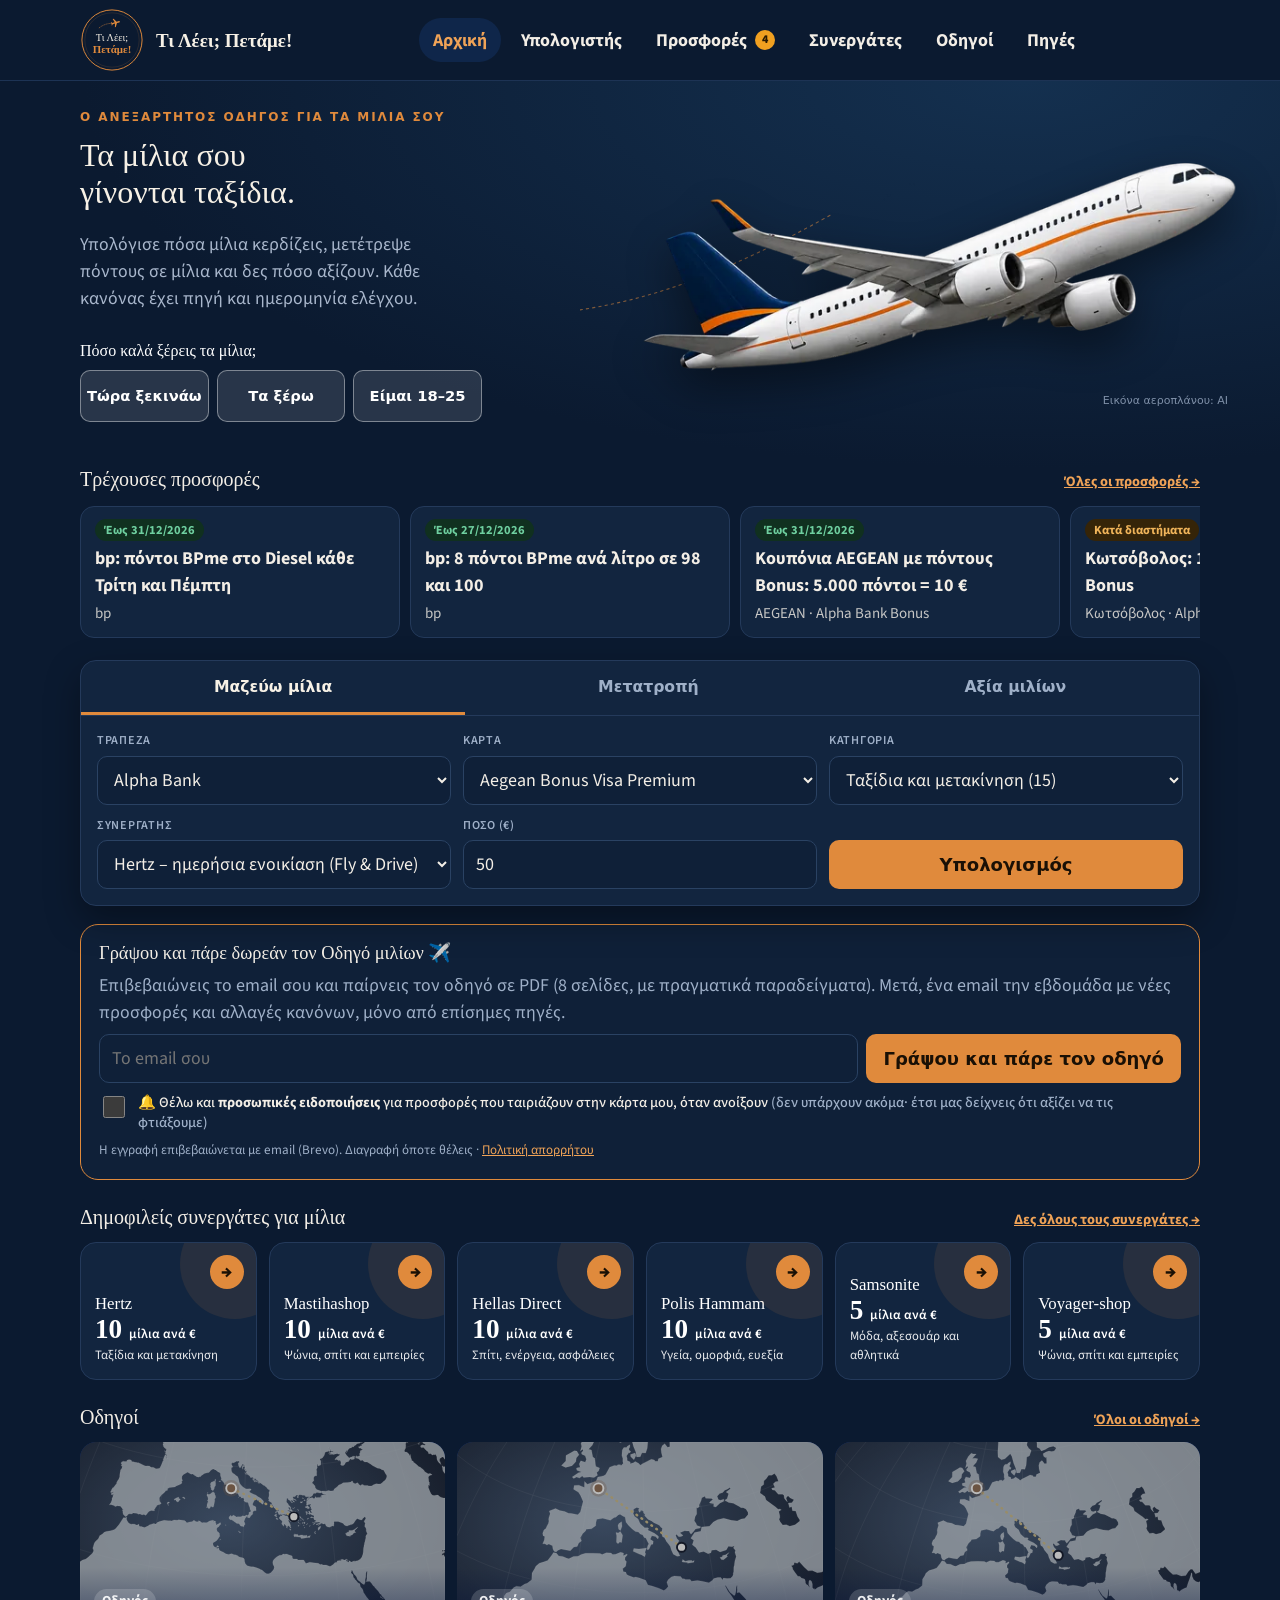
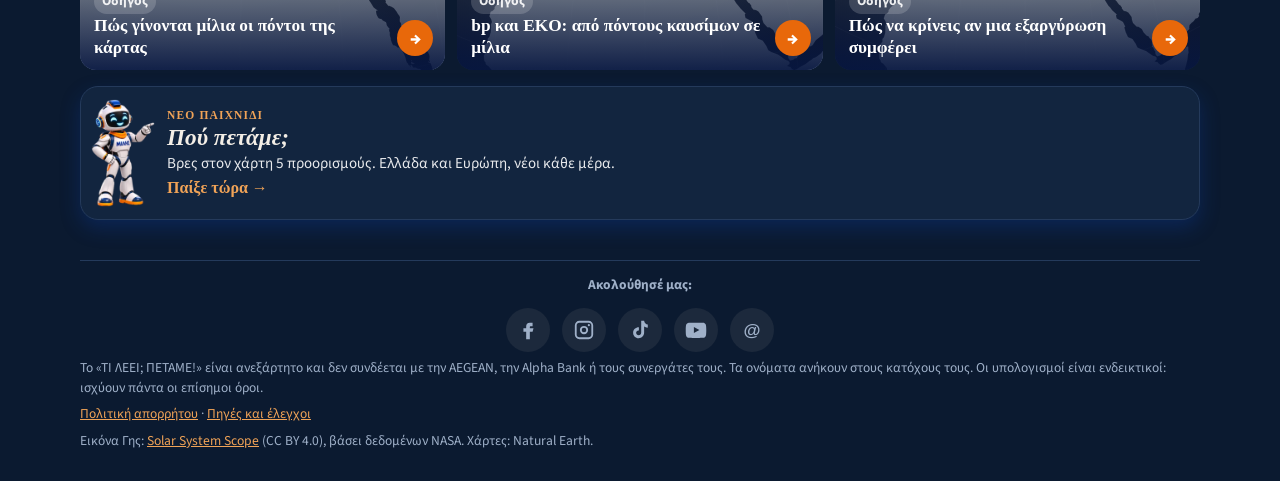
<file: index.html>
<!doctype html>
<html lang="el">
<head>
<meta charset="utf-8">
<meta name="viewport" content="width=device-width, initial-scale=1, viewport-fit=cover">
<title>ΤΙ ΛΕΕΙ; ΠΕΤΑΜΕ!</title>
<meta name="google-site-verification" content="5gxTDL5ir4yDe3fv2zCV3IsEPByURV4Nf2wMx88WCKU" />
<link rel="icon" href="favicon.ico" sizes="48x48">
<link rel="icon" type="image/png" sizes="48x48" href="assets/icons/favicon-48.png">
<link rel="icon" type="image/png" sizes="32x32" href="assets/icons/favicon-32.png">
<link rel="icon" type="image/png" sizes="16x16" href="assets/icons/favicon-16.png">
<link rel="apple-touch-icon" sizes="180x180" href="assets/icons/apple-touch-icon.png">
<link rel="manifest" href="manifest.webmanifest">
<meta name="theme-color" content="#0b1a30">
<meta name="apple-mobile-web-app-title" content="Τι Λέει; Πετάμε!">
<link rel="preload" href="assets/fonts/source-sans-3.woff" as="font" type="font/woff" crossorigin>
<link rel="stylesheet" href="css/styles.css?v=bcc7e996">
<link rel="stylesheet" href="css/neo.css?v=neo9">
<meta name="description" content="Υπολόγισε πόσα μίλια AEGEAN Miles+Bonus κερδίζεις από αγορές, κάρτες Alpha Bonus και καύσιμα, μετέτρεψε πόντους σε μίλια και δες αν συμφέρει μια εξαργύρωση. Κανόνες με επίσημη πηγή.">
<meta property="og:title" content="ΤΙ ΛΕΕΙ; ΠΕΤΑΜΕ! – Τα μίλια σου γίνονται ταξίδια">
<meta property="og:description" content="Υπολόγισε πόσα μίλια AEGEAN Miles+Bonus κερδίζεις από αγορές, κάρτες Alpha Bonus και καύσιμα, μετέτρεψε πόντους σε μίλια και δες αν συμφέρει μια εξαργύρωση. Κανόνες με επίσημη πηγή.">
<meta property="og:type" content="website">
<meta property="og:url" content="https://tileei.gr/">
<meta property="og:image" content="https://tileei.gr/assets/og-image.png?v=neo1">
<meta property="og:locale" content="el_GR">
<link rel="canonical" href="https://tileei.gr/">
</head>
<body>
<header class="top">
  <div class="top-in">
    <button type="button" class="backbtn" id="backbtn" hidden aria-label="Πίσω"><svg width="22" height="22" viewBox="0 0 24 24" aria-hidden="true"><path d="M15 5l-7 7 7 7" stroke="currentColor" stroke-width="2.6" stroke-linecap="round" stroke-linejoin="round" fill="none"/></svg><span>Πίσω</span></button>
    <a class="brand" href="#home" aria-label="ΤΙ ΛΕΕΙ; ΠΕΤΑΜΕ! – αρχική">
      <img src="assets/logo-neo.svg" width="64" height="64" alt="Τι Λέει; Πετάμε!">
    </a>
    <button type="button" class="burger" id="burger" aria-expanded="false" aria-controls="mainnav" aria-label="Μενού">
      <svg width="26" height="26" viewBox="0 0 24 24" aria-hidden="true"><path class="b1" d="M4 7h16" /><path class="b2" d="M4 12h16"/><path class="b3" d="M4 17h16"/></svg>
    </button>
    <nav class="mainnav" id="mainnav" aria-label="Κύριο μενού"></nav>
  </div>
</header>

<nav class="tabs" id="tabs" aria-label="Εργαλεία" hidden></nav>

<main>

  <!-- ΑΡΧΙΚΗ -->
  <section id="home" class="panel" data-title="Αρχική">
    <div class="hero-band">
      <div class="hero-in">
        <div class="hero-txt">
          <p class="hero-eyebrow">Ο ανεξάρτητος οδηγός για τα μίλια σου</p>
          <h1 class="hero-h">Τα μίλια σου γίνονται ταξίδια.</h1>
          <p class="sub">Υπολόγισε πόσα μίλια κερδίζεις, μετέτρεψε πόντους σε μίλια και δες πόσο αξίζουν. Κάθε κανόνας έχει πηγή και ημερομηνία ελέγχου.</p>
          <!-- «Πόσο καλά ξέρεις τα μίλια;»: το περιεχόμενο το φτιάχνει το app.js -->
          <div class="lvl" id="lvl"></div>
        </div>
        <div class="stage" aria-hidden="true">
          <div class="globe-wrap">
            <canvas class="globe" id="globe"></canvas>
            <span class="gpin" id="gpin"></span>
          </div>
          <img class="hplane" src="assets/plane.svg" alt="">
          <p class="slogan">Περισσότερα ταξίδια για όλους!</p>
        </div>
      </div>
      <figure class="aplane" aria-hidden="true">
        <svg class="aplane-trail" viewBox="0 0 600 200" preserveAspectRatio="none"><path d="M0 190 C180 170 360 120 600 20" fill="none" stroke="#e08a3c" stroke-width="2" stroke-dasharray="6 9" stroke-linecap="round" opacity=".55"/></svg>
        <img src="assets/plane-ai-640.webp" srcset="assets/plane-ai-640.webp 640w, assets/plane-ai-1100.webp 1100w" sizes="(min-width: 860px) 46vw, 54vw" width="640" height="300" alt="" loading="eager" decoding="async">
        <figcaption>Εικόνα αεροπλάνου: AI</figcaption>
      </figure>
      <div class="miles-hero">
        <p class="miles-say">Γεια! Είμαι ο <b>Μίλης</b>!</p>
        <img src="assets/miles/miles-wave.webp" width="311" height="614" alt="Ο Μίλης, το ρομπότ-μασκότ του «Τι Λέει; Πετάμε!», χαιρετά" loading="eager" decoding="async">
      </div>
    </div>

    <h2 class="sec sec-top">Τρέχουσες προσφορές <a class="more-link" href="#offers">Όλες οι προσφορές →</a></h2>
    <div class="hoffers" id="h_offers"></div>

    <div class="qcard">
      <div class="qtabs" role="tablist" aria-label="Γρήγορος υπολογισμός">
        <button type="button" role="tab" id="qt_buy" aria-selected="true" aria-controls="q_buy">Μαζεύω μίλια</button>
        <button type="button" role="tab" id="qt_conv" aria-selected="false" aria-controls="q_conv">Μετατροπή</button>
        <button type="button" role="tab" id="qt_val" aria-selected="false" aria-controls="q_val">Αξία μιλίων</button>
      </div>
      <form class="qform" id="q_buy" role="tabpanel" aria-labelledby="qt_buy">
        <div class="field"><label for="q_bank">Τράπεζα</label><select autocomplete="off" id="q_bank"></select></div>
        <div class="field"><label for="q_card">Κάρτα</label><select autocomplete="off" id="q_card"></select></div>
        <div class="field"><label for="q_pcat">Κατηγορία</label><select autocomplete="off" id="q_pcat"></select></div>
        <div class="field"><label for="q_partner">Συνεργάτης</label><select autocomplete="off" id="q_partner"></select></div>
        <div class="field" id="q_nights_box" hidden><label for="q_nights">Νύχτες</label><input autocomplete="off" id="q_nights" type="number" inputmode="numeric" min="1" step="1" value="3"></div>
        <div class="field"><label for="q_amount" id="q_amount_lbl">Ποσό (€)</label><input autocomplete="off" id="q_amount" type="number" inputmode="decimal" min="0" step="0.01" value="50"></div>
        <button type="submit" class="primary">Υπολογισμός</button>
      </form>
      <form class="qform" id="q_conv" role="tabpanel" aria-labelledby="qt_conv" hidden>
        <div class="field"><label for="q_rule">Πρόγραμμα προέλευσης</label><select autocomplete="off" id="q_rule"></select></div>
        <div class="field"><label for="q_points">Διαθέσιμοι πόντοι</label><input autocomplete="off" id="q_points" type="number" inputmode="numeric" min="0" step="1" value="7500"></div>
        <button type="submit" class="primary">Υπολογισμός</button>
      </form>
      <form class="qform" id="q_val" role="tabpanel" aria-labelledby="qt_val" hidden>
        <div class="field"><label for="q_price">Τιμή με χρήματα (€)</label><input autocomplete="off" id="q_price" type="number" inputmode="decimal" min="0" step="0.01"></div>
        <div class="field"><label for="q_miles">Απαιτούμενα μίλια</label><input autocomplete="off" id="q_miles" type="number" inputmode="numeric" min="0" step="1"></div>
        <div class="field"><label for="q_taxes">Φόροι και τέλη (€)</label><input autocomplete="off" id="q_taxes" type="number" inputmode="decimal" min="0" step="0.01" value="0"></div>
        <button type="submit" class="primary">Υπολογισμός</button>
      </form>
    </div>

    <!-- Εγγραφή newsletter (+ προαιρετικά ειδοποιήσεις): το περιεχόμενο το φτιάχνει το app.js -->
    <div class="signup" data-ctx="home" id="su_home"></div>



    <h2 class="sec">Δημοφιλείς συνεργάτες για μίλια <a class="more-link" href="#partners">Δες όλους τους συνεργάτες →</a></h2>
    <div class="tiles" id="h_partners"></div>

    <h2 class="sec">Οδηγοί <a class="more-link" href="#guides">Όλοι οι οδηγοί →</a></h2>
    <div class="dests gcards" id="h_news"></div>

    <a class="gamecard" href="paixnidi/">
      <img src="assets/miles/miles-point.webp" width="308" height="524" alt="" loading="lazy" decoding="async">
      <span class="gc-txt"><small>Νέο παιχνίδι</small><b>Πού πετάμε;</b><span>Βρες στον χάρτη 5 προορισμούς. Ελλάδα και Ευρώπη, νέοι κάθε μέρα.</span><span class="gc-go">Παίξε τώρα →</span></span>
    </a>
  </section>

  <!-- ΟΔΗΓΟΙ -->
  <section id="guides" class="panel" data-title="Οδηγοί">
    <h1>Οδηγοί</h1>
    <p class="lede">Σύντομες εξηγήσεις βασισμένες στους κανόνες του καταλόγου, με πηγή και ημερομηνία ελέγχου.</p>
    <div id="gd_out" class="list"></div>
  </section>

  <!-- ΠΡΩΤΗ ΦΟΡΑ: οδηγός για αρχάριους (στοιχεία από τις επίσημες σελίδες AEGEAN/Alpha, έλεγχος 24/10/2026) -->
  <section id="start" class="panel" data-title="Πρώτη φορά εδώ;">
    <h1>Πρώτη φορά εδώ;</h1>
    <div class="miles-row">
      <p class="lede miles-bubble">Σου αρέσουν τα ταξίδια αλλά δεν ξέρεις τι είναι τα μίλια; <b>Πέντε μικρά βήματα και είσαι έτοιμος.</b> Θα σε βοηθήσουμε βήμα βήμα.</p>
    </div>
    <ol class="st-list">
      <li class="st-step"><span class="st-n" aria-hidden="true">1</span><div><h2>Τι είναι τα μίλια;</h2><p>Είναι πόντοι που μαζεύεις και μετά τους ανταλλάσσεις με <b>εισιτήρια</b>, αναβάθμιση θέσης ή υπηρεσίες. Το πρόγραμμα της AEGEAN λέγεται <b>Miles+Bonus</b>.</p><p>Υπάρχουν δύο είδη: τα <b>μίλια εξαργύρωσης</b>, που ξοδεύεις, και <b>δεν λήγουν</b>, και τα μίλια βαθμίδας, που μετράνε μόνο για το «επίπεδο» σου (Blue, Silver, Gold) και ισχύουν 12 μήνες. Εδώ μας ενδιαφέρουν τα πρώτα.</p><p class="st-src">Πηγή: <span data-src="ae-miles,ae-terms"></span></p></div></li>
      <li class="st-step"><span class="st-n" aria-hidden="true">2</span><div><h2>Γράψου, είναι δωρεάν</h2><p>Η εγγραφή στο Miles+Bonus είναι <b>δωρεάν</b> και η AEGEAN δίνει <b>1.000 μίλια καλωσορίσματος</b>. Γίνεται στο site της AEGEAN, σε λίγα λεπτά.</p><p><a class="btn" href="https://en.aegeanair.com/milesandbonus/member/enroll/" target="_blank" rel="noopener">Εγγραφή στο Miles+Bonus →</a></p><p class="st-src">Πηγή: <span data-src="ae-overview,ae-enroll"></span></p></div></li>
      <li class="st-step"><span class="st-n" aria-hidden="true">3</span><div><h2>Πώς μαζεύεις μίλια</h2><ul class="plain"><li>✈️ <b>Πτήσεις</b> με AEGEAN, Olympic Air και αεροπορικές της Star Alliance.</li><li>🏨 <b>Συνεργάτες</b>: ξενοδοχεία, ενοικίαση αυτοκινήτου (π.χ. Hertz), κρατήσεις (π.χ. Booking.com), αγορές.</li><li>💳 <b>Κάρτα τράπεζας</b>: οι κάρτες Aegean της Alpha Bank (και της Τράπεζας Κύπρου, στην Κύπρο) δίνουν μίλια από τις καθημερινές αγορές.</li></ul><p class="st-src">Πηγή: <span data-src="ae-miles,ae-overview"></span></p></div></li>
      <li class="st-step"><span class="st-n" aria-hidden="true">4</span><div><h2>Τι είναι οι πόντοι Bonus</h2><p>Οι πόντοι <b>Bonus</b> είναι το πρόγραμμα της <b>Alpha Bank</b>: παίρνεις πόντους όταν πληρώνεις με κάρτα της. Με τις κάρτες <b>Aegean Bonus Visa</b> οι πόντοι αυτοί <b>γίνονται μίλια</b>: στην πιστωτική 4 πόντοι = 4 μίλια, στην Premium 4 πόντοι = 5 μίλια.</p><p>Στους «μεγάλους» συνεργάτες της Alpha (π.χ. AB, Vodafone, Κωτσόβολος) παίρνεις 4 πόντους ανά €, αλλού λιγότερους.</p><p class="st-src">Πηγή: <span data-src="alpha-credit,alpha-premium,alpha-major"></span></p></div></li>
      <li class="st-step"><span class="st-n" aria-hidden="true">5</span><div><h2>Τι κάνεις με τα μίλια</h2><p>Τα ανταλλάσσεις με <b>εισιτήρια</b> AEGEAN, Olympic Air ή Star Alliance, με αναβάθμιση σε Business, με υπηρεσίες (αποσκευή, θέση) ή με προϊόντα συνεργατών. Με <b>Miles+Cash</b> μπορείς να πληρώσεις μέρος με μίλια, από 1.000 μίλια και πάνω.</p><p>Στα εισιτήρια με μίλια συνήθως πληρώνεις χωριστά φόρους και τέλη, γι’ αυτό αξίζει να ελέγχεις αν συμφέρει.</p><p class="st-src">Πηγή: <span data-src="ae-spend"></span></p></div></li>
    </ol>
    <h2 class="sec">Πώς σε βοηθά το «Τι Λέει; Πετάμε!»</h2>
    <div class="st-go">
      <a class="st-card" href="#calc"><b>Πόσα μίλια μαζεύω;</b><span>Βάλε μια αγορά και δες πόσα μίλια και πόντους παίρνεις.</span></a>
      <a class="st-card" href="#offers"><b>Τρέχουσες προσφορές</b><span>Διπλά μίλια, έξτρα πόντοι, νέες κάρτες, με ημερομηνία λήξης.</span></a>
      <a class="st-card" href="#value"><b>Πόσο αξίζουν τα μίλιά μου;</b><span>Συμφέρει να πληρώσεις με μίλια ή με χρήματα;</span></a>
      <a class="st-card" href="#youth"><b>Είσαι 18–25;</b><span>Με το genAIRation: −15% στις πτήσεις και δωρεάν βαλίτσα.</span></a>
      <a class="st-card" href="#goal"><b>Ο στόχος μου</b><span>Σε πόσο καιρό φτάνω τα μίλια για το ταξίδι που θέλω.</span></a>
    </div>
    <p class="hint">Τα στοιχεία είναι από τις επίσημες σελίδες της AEGEAN και της Alpha Bank (έλεγχος 24/10/2026). Ισχύουν πάντα οι επίσημοι όροι.</p>
  </section>

  <!-- ΝΕΟΙ 18–25: AEGEAN genAIRation (επίσημες σελίδες, έλεγχος 24/10/2026) -->
  <section id="youth" class="panel" data-title="Νέοι 18–25">
    <h1>Είσαι 18–25; Ταξίδεψε πιο φθηνά</h1>
    <p class="lede">Η AEGEAN έχει ειδικό πρόγραμμα για νέους, το <b>genAIRation</b>, που ισχύει μαζί με τα μίλια του Miles+Bonus.</p>
    <ol class="st-list">
      <li class="st-step"><span class="st-n" aria-hidden="true">1</span><div><h2>Τι κερδίζεις</h2><ul class="plain">
        <li>✈️ <b>15% έκπτωση σε όλες τις πτήσεις AEGEAN και Olympic Air</b>, όταν κλείνεις από τον λογαριασμό σου στο genAIRation. Ισχύει <b>επιπλέον</b> από κάθε άλλη προσφορά που τρέχει.</li>
        <li>👥 <b>Παρέα έως 9 άτομα με 15%:</b> κλείνεις για όλους από τη σελίδα του genAIRation και ταξιδεύετε όλοι με έκπτωση.</li>
        <li>🧳 <b>2 κουπόνια για δωρεάν αποσκευή</b> (23 kg) κάθε χρόνο.</li>
        <li>🐾 <b>1 κουπόνι 50%</b> τον χρόνο για να ταξιδέψει μαζί σου το κατοικίδιό σου. Τα κουπόνια <b>ανανεώνονται αυτόματα</b> κάθε χρόνο.</li>
        <li>📶 <b>Δωρεάν Wi-Fi</b> σε κάθε πτήση, με σύνδεση στον λογαριασμό σου.</li>
        <li>⭐ <b>Αγαπημένος προορισμός:</b> δηλώνεις έναν και, μετά την <b>3η πτήση</b> από ή προς αυτόν, παίρνεις <b>50% περισσότερα μίλια</b>.</li>
        <li>🎁 <b>Κάλεσε φίλους:</b> έως 10 φίλους, με <b>20 € έκπτωση</b> σε ένα ταξίδι σου για κάθε φίλο που γίνεται μέλος.</li>
      </ul><p class="st-src">Πηγή: <span data-src="ae-genair-15,ae-genair-coupons,ae-genair-wifi,ae-genair-fav,ae-genair-benefits,ae-genairation"></span></p></div></li>
      <li class="st-step"><span class="st-n" aria-hidden="true">2</span><div><h2>Πώς γράφεσαι</h2><p>Πρέπει να είσαι <b>18 έως 25 ετών</b>. Κάνεις εγγραφή στη σελίδα του genAIRation και ανεβάζεις την ταυτότητά σου για επιβεβαίωση. Μετά ενεργοποιούνται τα οφέλη.</p>
        <p><a class="btn" href="https://el.aegeanair.com/genairation/" target="_blank" rel="noopener">Άνοιξε το genAIRation →</a></p>
        <p class="st-src">Πηγή: <span data-src="ae-genairation"></span></p></div></li>
      <li class="st-step"><span class="st-n" aria-hidden="true">3</span><div><h2>Και τα μίλια;</h2><p>Συνεχίζεις να μαζεύεις και να εξαργυρώνεις <b>μίλια Miles+Bonus</b> κανονικά, οπότε όλα τα εργαλεία του site ισχύουν και για σένα. Αν είσαι καινούργιος, δες πρώτα το <a href="#start">«Πρώτη φορά εδώ;»</a>.</p>
        <p class="st-src">Πηγή: <span data-src="ae-genair-benefits"></span></p></div></li>
    </ol>
    <p class="hint">Στοιχεία από τις επίσημες σελίδες του genAIRation (έλεγχος 24/10/2026). Δες τους όρους πριν κλείσεις· ισχύουν πάντα οι επίσημοι όροι.</p>
    <div class="st-go">
      <a class="st-card" href="#calc"><b>Πόσα μίλια μαζεύω;</b><span>Βάλε μια αγορά και δες πόσα μίλια παίρνεις.</span></a>
      <a class="st-card" href="#offers"><b>Τρέχουσες προσφορές</b><span>Διπλά μίλια, έξτρα πόντοι, με ημερομηνία λήξης.</span></a>
    </div>
  </section>

  <!-- ΑΡΧΙΚΗ: υπολογιστής μιλίων ανά αγορά -->
  <section id="calc" class="panel" data-title="Μαζεύω μίλια">
    <h1>Πόσα μίλια κερδίζω;</h1>
    <p class="lede">Διάλεξε τράπεζα και κάρτα, μετά κατηγορία και συνεργάτη, και βάλε το ποσό. Τα μίλια Miles+Bonus, οι πόντοι Alpha Bonus και οι πόντοι προγραμμάτων όπως το BPme εμφανίζονται χωριστά.</p>
    <div class="newbie" data-newbie hidden><b>Νέος στα μίλια;</b> Εδώ βλέπεις πόσα μίλια παίρνεις από μια αγορά. Τα <b>μίλια Miles+Bonus</b> τα δίνει ο συνεργάτης της AEGEAN. Οι <b>πόντοι Bonus</b> τα δίνει η κάρτα της Alpha Bank και, με κάρτα Aegean Bonus Visa, γίνονται κι αυτοί μίλια. <a href="#start">Ο οδηγός σε 2 λεπτά →</a></div>
    <div class="form">
      <div class="field"><label for="c_bank">Τράπεζα</label><select autocomplete="off" id="c_bank"></select></div>
      <div class="field"><label for="c_card">Κάρτα</label><select autocomplete="off" id="c_card"></select></div>
      <div class="field"><label for="c_pcat">Κατηγορία</label><select autocomplete="off" id="c_pcat"></select></div>
      <div class="field"><label for="c_partner">Συνεργάτης</label><select autocomplete="off" id="c_partner"></select></div>
      <div class="field" id="c_nights_box" hidden><label for="c_nights">Πόσες νύχτες μένεις;</label><input autocomplete="off" id="c_nights" type="number" inputmode="numeric" min="1" step="1" value="3">
        <p class="hint" id="c_nights_hint" style="margin-top:2px"></p></div>
      <div class="field"><label for="c_amount" id="c_amount_lbl">Ποσό αγοράς (€)</label><input autocomplete="off" id="c_amount" type="number" inputmode="decimal" min="0" step="0.01" value="50"></div>
      <div id="c_fuel" class="fuelbox" hidden>
        <div class="field"><label for="c_fkind">Τι αγοράζεις;</label>
          <select autocomplete="off" id="c_fkind"><option value="fuel">Καύσιμο</option><option value="shop">Προϊόντα από το κατάστημα του πρατηρίου</option></select></div>
        <div id="c_fuelonly" class="fuelonly">
          <div class="field"><label for="c_grade">Καύσιμο</label>
            <select autocomplete="off" id="c_grade"></select></div>
          <div class="field"><label for="c_ppl">Τιμή λίτρου (€)</label><input autocomplete="off" id="c_ppl" type="number" inputmode="decimal" min="0" step="0.001">
            <p class="hint" id="c_ppl_hint" style="margin-top:2px"></p></div>
          <div class="field"><label for="c_litres" id="c_litres_lbl">Λίτρα</label><input autocomplete="off" id="c_litres" type="number" inputmode="decimal" min="0" step="0.01" value="25"></div>
          <label class="check offer-check" id="c_promo_box"><input autocomplete="off" id="c_promo" type="checkbox"> <span id="c_promo_lbl"></span></label>
        </div>
      </div>
      <div id="c_koffer"></div>
      <details class="more" id="c_odet"><summary>Έχεις άλλη προσφορά; (προαιρετικό)</summary>
        <div class="field"><label for="c_otype">Τι δίνει η προσφορά;</label><select autocomplete="off" id="c_otype">
          <option value="">Καμία προσφορά</option>
          <option value="ppe">Πόντους Alpha Bonus ανά 1 € (π.χ. «1€ = 100 πόντοι»)</option>
          <option value="mult">Πολλαπλάσια μίλια Miles+Bonus από τον συνεργάτη (π.χ. «διπλά μίλια» = 2)</option>
        </select></div>
        <div class="field" id="c_oval_box" hidden><label for="c_oval" id="c_oval_lbl">Τιμή</label><input autocomplete="off" id="c_oval" type="number" inputmode="decimal" min="1" step="1"></div>
        <p class="hint">Βάλ’ τη μόνο αν οι όροι της προσφοράς καλύπτουν αυτή την αγορά. Το αποτέλεσμα δείχνεται χωριστά και δεν μπαίνει στο επιβεβαιωμένο σύνολο.</p>
      </details>
    </div>
    <div id="c_out" aria-live="polite"></div>
    <div class="signup" data-ctx="calc" id="su_calc" hidden></div>
    <p class="hint">Οι αριθμοί προέρχονται από τους κανόνες της ενότητας «Συνεργάτες». Ό,τι είναι «προς έλεγχο» δεν μπαίνει στο σύνολο.</p>
  </section>

  <!-- ΜΕΤΑΤΡΟΠΗ -->
  <section id="convert" class="panel" data-title="Μετατροπή">
    <h1>Μετατροπή πόντων σε μίλια</h1>
    <p class="lede">Πόντοι κάρτας ή προγράμματος καυσίμων που γίνονται μίλια Miles+Bonus. Κάθε κανόνας έχει δική του αναλογία, πακέτα και όρια.</p>
    <div class="newbie" data-newbie hidden><b>Νέος στα μίλια;</b> Οι πόντοι της κάρτας ή των καυσίμων <b>δεν είναι ακόμα μίλια</b>. Εδώ βλέπεις πόσα μίλια γίνονται όταν τους μετατρέψεις. <a href="#start">Ο οδηγός σε 2 λεπτά →</a></div>
    <div class="form">
      <div class="field"><label for="v_rule">Πρόγραμμα προέλευσης</label><select autocomplete="off" id="v_rule"></select></div>
      <div class="field"><label for="v_points">Διαθέσιμοι πόντοι</label><input autocomplete="off" id="v_points" type="number" inputmode="numeric" min="0" step="1" value="7500"></div>
      <details class="more"><summary>Bonus μετατροπής (προαιρετικό)</summary>
        <div class="field"><label for="v_bonus">Bonus %</label><input autocomplete="off" id="v_bonus" type="number" inputmode="decimal" min="0" step="1" placeholder="0"></div>
        <div class="field"><label for="v_bonusend">Λήξη bonus</label><input autocomplete="off" id="v_bonusend" type="date"></div>
        <p class="hint">Βάλε bonus μόνο αν υπάρχει ενεργή προσφορά με επίσημη πηγή. Δες την καρτέλα Προσφορές.</p>
      </details>
    </div>
    <div id="v_out" aria-live="polite"></div>
    <div class="signup" data-ctx="convert" id="su_convert" hidden></div>
  </section>

  <!-- ΑΞΙΑ -->
  <section id="value" class="panel" data-title="Αξία μιλίων">
    <h1>Πόσο αξίζουν τα μίλια μου;</h1>
    <p class="lede">Δες αν συμφέρει να πληρώσεις ένα εισιτήριο με μίλια ή με χρήματα.</p>
    <div class="newbie" data-newbie hidden><b>Νέος στα μίλια;</b> Όταν κλείνεις εισιτήριο με μίλια, δεν πληρώνεις το εισιτήριο αλλά πληρώνεις <b>φόρους</b>. Εδώ βλέπεις αν σε συμφέρει ή αν είναι καλύτερα να πληρώσεις με χρήματα. <a href="#start">Ο οδηγός σε 2 λεπτά →</a></div>
    <div class="steps-ae">
      <p><b>1.</b> Στην AEGEAN, ψάξε την πτήση σου με «Εξαργύρωση μιλίων». Θα δεις <b>μίλια</b> και <b>φόρους</b>.</p>
      <p><b>2.</b> Ψάξε την ίδια πτήση και με χρήματα. Θα δεις την <b>τιμή</b>.</p>
      <p><b>3.</b> Γράψε τα τρία νούμερα εδώ.</p>
      <a class="btn" href="https://el.aegeanair.com/" target="_blank" rel="noopener">Άνοιξε την AEGEAN →</a>
    </div>
    <div class="form">
      <div class="field"><label for="a_miles">Μίλια που ζητάει (σύνολο διαδρομής)</label><input autocomplete="off" id="a_miles" type="number" inputmode="numeric" min="0" step="1" placeholder="π.χ. 50000"></div>
      <div class="field"><label for="a_taxes">Φόροι για το εισιτήριο με μίλια (€)</label><input autocomplete="off" id="a_taxes" type="number" inputmode="decimal" min="0" step="0.01" placeholder="π.χ. 126,83"></div>
      <div class="field"><label for="a_price">Τιμή του ίδιου εισιτηρίου με χρήματα (€)</label><input autocomplete="off" id="a_price" type="number" inputmode="decimal" min="0" step="0.01" placeholder="π.χ. 320"></div>
      <div class="field"><label for="a_trav">Ταξιδιώτες</label><input autocomplete="off" id="a_trav" type="number" inputmode="numeric" min="1" step="1" value="1"></div>
      <input autocomplete="off" id="a_fees" type="hidden" value="0">
      <button type="button" class="ghost" id="a_demo">Δες υποθετικό παράδειγμα (180€ / 12.000 μίλια / 45€)</button>
    </div>
    <div id="a_out" aria-live="polite"></div>
    <div class="signup" data-ctx="value" id="su_value" hidden></div>
    <div class="savebox" id="a_savebox" hidden>
      <div class="field"><label for="a_name">Δώσε ένα όνομα σε αυτό το ταξίδι</label><input autocomplete="off" id="a_name" maxlength="60" placeholder="π.χ. Ρώμη, Μάρτιος"></div>
      <div class="field"><label for="a_dates">Ημερομηνίες ταξιδιού (προαιρετικό)</label><input autocomplete="off" id="a_dates" maxlength="40" placeholder="π.χ. 12–16 Μαρτίου 2027"></div>
      <div class="field"><label for="a_airline">Εταιρεία και πρόγραμμα (προαιρετικό)</label><input autocomplete="off" id="a_airline" maxlength="40" placeholder="π.χ. AEGEAN · Miles+Bonus"></div>
      <div class="field"><label for="a_link">Σύνδεσμος κράτησης (προαιρετικό)</label><input autocomplete="off" id="a_link" type="url" inputmode="url" maxlength="300" placeholder="https://…"></div>
      <button type="button" class="primary" id="a_save">➕ Κράτα το για σύγκριση</button>
    </div>
    <p class="hint" id="a_cmplink"><a href="#compare">Σύγκριση ταξιδιών →</a></p>
    <p class="hint">Η αξία των μιλίων δεν είναι σταθερή. Αλλάζει με τον προορισμό, την ημερομηνία και τους φόρους. Τα νούμερα τα βάζεις εσύ από την AEGEAN· εμείς κάνουμε μόνο τον λογαριασμό.</p>
  </section>

  <!-- ΣΥΓΚΡΙΣΗ -->


  <!-- ΣΤΟΧΟΣ -->
  <section id="compare" class="panel" data-title="Σύγκριση">
    <h1>Σύγκριση ταξιδιών</h1>
    <p class="lede">Τα ταξίδια που κράτησες από την «Αξία μιλίων», δίπλα-δίπλα. Σειρά: από την καλύτερη αξία ή από τα λιγότερα € από την τσέπη σου.</p>
    <div id="a_cmp" aria-live="polite"></div>
    <p class="hint">Τα νούμερα τα βάζεις εσύ από την AEGEAN ή άλλη εταιρεία. Δεν είναι επιβεβαιωμένες προσφορές ούτε διαθεσιμότητα. Αποθηκεύονται μόνο σε αυτή τη συσκευή.</p>
  </section>

  <section id="goal" class="panel" data-title="Στόχος">
    <h1>Ταξιδιωτικός στόχος</h1>
    <p class="lede">Πες μας τι θες και πόσα ξοδεύεις, και σου λέμε σε πόσο καιρό φτάνεις εκεί και πώς να φτάσεις πιο γρήγορα.</p>
    <div class="newbie" data-newbie hidden><b>Νέος στα μίλια;</b> Πόσα μίλια χρειάζεσαι το βλέπεις στην AEGEAN, ψάχνοντας την πτήση με «Εξαργύρωση μιλίων». Γράψ’ τα εδώ και δες σε πόσο καιρό τα μαζεύεις. <a href="#start">Ο οδηγός σε 2 λεπτά →</a></div>
    <div class="form">
      <div class="field"><label for="g_name">Ο στόχος σου</label><input autocomplete="off" id="g_name" placeholder="π.χ. Νέα Υόρκη"></div>
      <div class="two">
        <div class="field"><label for="g_have">Μίλια που έχεις</label><input autocomplete="off" id="g_have" type="number" inputmode="numeric" min="0" step="1" placeholder="π.χ. 12000"></div>
        <div class="field"><label for="g_need">Μίλια που χρειάζεσαι</label><input autocomplete="off" id="g_need" type="number" inputmode="numeric" min="0" step="1" placeholder="από την AEGEAN"></div>
      </div>
      <div class="field"><label for="g_card">Η κάρτα σου</label><select autocomplete="off" id="g_card"></select></div>
      <div class="two">
        <div class="field"><label for="g_spend">Αγορές με την κάρτα τον μήνα (€, χωρίς καύσιμα)</label><input autocomplete="off" id="g_spend" type="number" inputmode="decimal" min="0" step="10" placeholder="π.χ. 800"></div>
        <div class="field"><label for="g_big">Από αυτές, σε «μεγάλους» συνεργάτες (€)</label><input autocomplete="off" id="g_big" type="number" inputmode="decimal" min="0" step="10" placeholder="π.χ. 200"></div>
      </div>
      <p class="hint" style="margin-top:-4px">«Μεγάλοι» συνεργάτες Alpha Bonus (4 πόντοι/€): AEGEAN, AB, Vodafone, Κωτσόβολος, attica, Hondos Center, Hertz, BOX, Φυσικό Αέριο, Generali.</p>
      <div class="two">
        <div class="field"><label for="g_fuel">Καύσιμα τον μήνα (€)</label><input autocomplete="off" id="g_fuel" type="number" inputmode="decimal" min="0" step="10" placeholder="π.χ. 150"></div>
        <div class="field"><label for="g_fbrand">Πού βάζεις;</label><select autocomplete="off" id="g_fbrand"><option value="bp">bp</option><option value="eko">EKO</option><option value="">Αλλού</option></select></div>
      </div>
      <input autocomplete="off" id="g_tax" type="hidden">
    </div>
    <div id="g_out" aria-live="polite"></div>
    <div class="signup" data-ctx="goal" id="su_goal" hidden></div>
  </section>

  <!-- ΠΡΟΣΦΟΡΕΣ -->
  <section id="offers" class="panel" data-title="Προσφορές">
    <h1>Προσφορές μιλίων</h1>
    <p class="lede">Η λήξη υπολογίζεται αυτόματα με βάση την ημερομηνία της συσκευής σου. Οι ληγμένες φεύγουν από τις ενεργές και μένουν στο ιστορικό.</p>
    <div id="o_out"></div>
    <details class="more addoffer"><summary>Πρόσθεσε δική σου προσφορά</summary>
      <form class="form" id="o_form" autocomplete="off">
        <div class="field"><label for="o_title">Τίτλος</label><input autocomplete="off" id="o_title" required></div>
        <div class="field"><label for="o_partner">Συνεργάτης</label><input autocomplete="off" id="o_partner"></div>
        <div class="field"><label for="o_bonus">Bonus μιλίων ή έκπτωση εξαργύρωσης</label><input autocomplete="off" id="o_bonus" placeholder="π.χ. +25% μίλια"></div>
        <div class="two">
          <div class="field"><label for="o_start">Έναρξη</label><input autocomplete="off" id="o_start" type="date"></div>
          <div class="field"><label for="o_end">Λήξη</label><input autocomplete="off" id="o_end" type="date"></div>
        </div>
        <div class="field"><label for="o_src">Επίσημη πηγή (σύνδεσμος)</label><input autocomplete="off" id="o_src" type="url" inputmode="url" placeholder="https://…"></div>
        <button type="submit" class="primary">Αποθήκευση</button>
        <p class="hint">Χωρίς σύνδεσμο πηγής η προσφορά εμφανίζεται ως «προς επιβεβαίωση». Η εφαρμογή δεν ελέγχει μόνη της τους επίσημους ιστότοπους.</p>
      </form>
    </details>
  </section>

  <!-- ΣΥΝΕΡΓΑΤΕΣ -->
  <section id="partners" class="panel" data-title="Συνεργάτες">
    <h1>Κατάλογος συνεργατών</h1>
    <p class="lede">Όλοι οι συνεργάτες της επίσημης λίστας Miles+Bonus, με το πόσα μίλια δίνουν, πώς εξαργυρώνεις και πόσους πόντους Alpha Bonus παίρνεις. Κάθε κανόνας έχει πηγή και ημερομηνία ελέγχου.</p>
    <h2 class="sec">Αεροπορικές εταιρείες: μαζεύεις και εξαργυρώνεις μίλια</h2>
    <div class="airlines-wrap">
      <button type="button" class="arw" id="al_prev" aria-label="Προηγούμενες">‹</button>
      <div class="airlines" id="h_airlines" tabindex="0" aria-label="Αεροπορικές της επίσημης λίστας συνεργατών"></div>
      <button type="button" class="arw" id="al_next" aria-label="Επόμενες">›</button>
    </div>
    <p class="hint" id="h_airlines_note"></p>
    <div class="ptiles" id="p_cats" role="group" aria-label="Κατηγορίες συνεργατών"></div>
    <div class="pfilters">
      <div class="field"><label for="p_q">Αναζήτηση</label><input autocomplete="off" id="p_q" type="search" placeholder="π.χ. Hertz, Ρόδος, καφές"></div>
      <div class="field"><label for="p_sort">Ταξινόμηση</label><select autocomplete="off" id="p_sort"><option value="miles">Περισσότερα μίλια πρώτα</option><option value="name">Αλφαβητικά</option></select></div>
    </div>
    <div class="segs" id="p_type" role="group" aria-label="Τι δίνει ο συνεργάτης"></div>
    <div class="segs areas" id="p_area" role="group" aria-label="Περιοχή ξενοδοχείου" hidden></div>
    <label class="check pcheck"><input autocomplete="off" id="p_only" type="checkbox"> Μόνο επιβεβαιωμένοι κανόνες</label>
    <div id="p_out"></div>
  </section>

  <!-- ΚΑΤΑΣΤΑΣΗ -->
  <section id="status" class="panel" data-title="Πηγές και έλεγχοι">
    <h1>Πηγές και έλεγχοι</h1>
    <p class="lede">Από πού βγαίνουν τα νούμερα του site και πότε τα ελέγξαμε τελευταία φορά.</p>
    <div id="s_out"></div>
  </section>
  <!-- ΕΠΙΒΕΒΑΙΩΣΗ ΕΓΓΡΑΦΗΣ: εδώ στέλνει το Brevo μετά το κλικ στο email επιβεβαίωσης (Redirect URL: https://tileei.gr/#welcome) -->
  <section id="welcome" class="panel" data-title="Καλώς ήρθες">
    <div class="welcome">
      <img src="assets/logo-neo.svg" width="160" height="160" alt="Τι Λέει; Πετάμε!" class="welcome-logo">
      <h1>Η εγγραφή σου επιβεβαιώθηκε ✈️</h1>
      <p class="lede">Ευχαριστούμε! Από εδώ και πέρα θα σου στέλνουμε νέες προσφορές μιλίων και αλλαγές κανόνων, μόνο όταν έχουν επίσημη πηγή. Αν ήσουν ήδη γραμμένος, η εγγραφή σου συνεχίζει κανονικά.</p>
      <p class="hint">Αν γράφτηκες τώρα, ο <b>Οδηγός μιλίων</b> (PDF) θα σε περιμένει στο email σου. Δες και τα ανεπιθύμητα.</p>
      <p class="hint">Για να μην πηγαίνουν τα email μας στα ανεπιθύμητα, πρόσθεσε το news@tileei.gr στις επαφές σου.</p>
      <div class="welcome-go">
        <a class="primary btnlink" href="#calc">Υπολόγισε πόσα μίλια μαζεύεις</a>
        <a class="ghost btnlink" href="#offers">Δες τις τρέχουσες προσφορές</a>
      </div>
    </div>
  </section>

  <!-- ΕΠΙΒΕΒΑΙΩΣΗ «ΘΕΛΩ ΕΙΔΟΠΟΙΗΣΕΙΣ» (Redirect URL: https://tileei.gr/#welcome-alerts) -->
  <section id="welcome-alerts" class="panel" data-title="Καλώς ήρθες">
    <div class="welcome">
      <img src="assets/logo-neo.svg" width="160" height="160" alt="Τι Λέει; Πετάμε!" class="welcome-logo">
      <h1>Είσαι στη λίστα για τις ειδοποιήσεις 🔔</h1>
      <p class="lede">Ευχαριστούμε! Οι προσωπικές ειδοποιήσεις δεν υπάρχουν ακόμα. Η εγγραφή σου μας δείχνει ότι αξίζει να τις φτιάξουμε, και θα σου στείλουμε email μόλις ανοίξουν. Αν ήσουν ήδη γραμμένος, η εγγραφή σου συνεχίζει κανονικά.</p>
      <p class="hint">Για να μην πηγαίνουν τα email μας στα ανεπιθύμητα, πρόσθεσε το news@tileei.gr στις επαφές σου.</p>
      <div class="welcome-go">
        <a class="primary btnlink" href="#offers">Δες τις τρέχουσες προσφορές</a>
        <a class="ghost btnlink" href="#calc">Υπολόγισε πόσα μίλια μαζεύεις</a>
      </div>
    </div>
  </section>

  <!-- ΑΠΟΡΡΗΤΟ -->
  <section id="privacy" class="panel" data-title="Απόρρητο">
    <h1>Πολιτική απορρήτου</h1>
    <p class="lede">Σε απλά ελληνικά: τι στοιχεία σου μαζεύουμε, γιατί, πού πηγαίνουν και πώς τα σβήνεις. Ισχύει από 24/10/2026.</p>
    <div class="list">
      <article class="article"><h2>Ποιοι είμαστε</h2>
        <p>Το «ΤΙ ΛΕΕΙ; ΠΕΤΑΜΕ!» (tileei.gr) είναι ανεξάρτητο site για τα αεροπορικά μίλια. Υπεύθυνος για τα στοιχεία σου είναι ο Νικόλαος Μαθιουδάκης. Για οτιδήποτε αφορά τα στοιχεία σου γράψε μας στο <a href="mailto:tileei.news@gmail.com">tileei.news@gmail.com</a>.</p></article>
      <article class="article"><h2>Οι υπολογιστές: τίποτα δεν φεύγει από το κινητό σου</h2>
        <p>Ό,τι γράφεις στους υπολογιστές (ποσά, κάρτα, μίλια, στόχος, ταξίδια για σύγκριση, δικές σου προσφορές) μένει <b>μόνο στη συσκευή σου</b>, στη μνήμη του browser. Δεν στέλνεται σε εμάς ούτε σε κανέναν άλλον. Το σβήνεις όποτε θες, καθαρίζοντας τα δεδομένα του site από τις ρυθμίσεις του browser.</p></article>
      <article class="article"><h2>Newsletter και «Θέλω ειδοποιήσεις»</h2>
        <p>Αν γραφτείς, κρατάμε <b>το email σου</b> και ό,τι άλλο συμπληρώσεις στη φόρμα. Είναι δύο ξεχωριστές λίστες: το newsletter (ένα email την εβδομάδα) και το «Θέλω ειδοποιήσεις» (για να δούμε αν αξίζει να φτιάξουμε προσωπικές ειδοποιήσεις και να σε ενημερώσουμε αν γίνουν).</p>
        <p><b>Γιατί επιτρέπεται:</b> επειδή μας δίνεις τη συγκατάθεσή σου. Η εγγραφή ολοκληρώνεται μόνο αφού την επιβεβαιώσεις από το email σου (double opt-in).</p>
        <p><b>Πού αποθηκεύεται:</b> στην υπηρεσία email <b>Brevo</b> (εταιρεία με έδρα τη Γαλλία, στην ΕΕ), που στέλνει τα email για λογαριασμό μας. Το Brevo μπορεί να καταγράφει αν άνοιξες ένα email ή πάτησες κάποιον σύνδεσμο, για στατιστικά αποστολής.</p>
        <p><b>Για πόσο:</b> μέχρι να διαγραφείς. Κάθε email έχει σύνδεσμο «διαγραφή». Μπορείς και να μας γράψεις.</p>
        <p>Δεν πουλάμε και δεν δίνουμε το email σου σε κανέναν, ούτε σε αεροπορικές ή τράπεζες.</p></article>
      <article class="article"><h2>Cookies και στατιστικά</h2>
        <p>Δεν βάζουμε cookies διαφημίσεων ούτε εργαλεία που σε παρακολουθούν από site σε site. Για να λειτουργήσει η σελίδα:</p>
        <ul class="plain"><li>Το site φιλοξενείται στο <b>GitHub Pages</b>, που, όπως κάθε server, καταγράφει τεχνικά στοιχεία επίσκεψης (π.χ. διεύθυνση IP) για ασφάλεια.</li>
        <li>Οι γραμματοσειρές φορτώνονται από το ίδιο το site, όχι από τη Google ή άλλον τρίτο.</li>
        <li>Οι φόρμες εγγραφής ανοίγουν στη σελίδα του Brevo, με τους δικούς του όρους.</li>
        <li>Μετράμε ανώνυμα τις επισκέψεις με το <b>GoatCounter</b> (<a href="https://www.goatcounter.com/help/privacy" target="_blank" rel="noopener noreferrer">πολιτική του</a>): ποια σελίδα ανοίχτηκε, από ποιο site ήρθες, τύπο συσκευής και χώρα. Δεν χρησιμοποιεί cookies και δεν αποθηκεύει τη διεύθυνση IP σου.</li>
        <li>Χρησιμοποιούμε επίσης την <b>Umami</b> (<a href="https://umami.is/blog/gdpr-compliant-website-analytics" target="_blank" rel="noopener noreferrer">πληροφορίες της</a>) για τον ίδιο σκοπό. Σύμφωνα με την Umami, δεν χρησιμοποιεί cookies και δεν συλλέγει προσωπικά στοιχεία.</li></ul></article>
      <article class="article"><h2>Τα δικαιώματά σου</h2>
        <p>Μπορείς να ζητήσεις να δεις, να διορθώσεις ή να σβήσεις τα στοιχεία σου και να ανακαλέσεις τη συγκατάθεσή σου όποτε θες, γράφοντάς μας στο <a href="mailto:tileei.news@gmail.com">tileei.news@gmail.com</a>. Αν θεωρείς ότι δεν τα χειριστήκαμε σωστά, μπορείς να απευθυνθείς στην <a href="https://www.dpa.gr/" target="_blank" rel="noopener noreferrer">Αρχή Προστασίας Δεδομένων Προσωπικού Χαρακτήρα</a>.</p></article>
      <article class="article"><h2>Αλλαγές</h2>
        <p>Αν αλλάξει κάτι σε αυτή τη σελίδα, θα αλλάξει και η ημερομηνία στην αρχή. Αν η αλλαγή είναι σημαντική, θα το πούμε και στο newsletter.</p></article>
    </div>
  </section>
</main>

<iframe name="sib_nl" title="" hidden></iframe><iframe name="sib_al" title="" hidden></iframe>
<footer class="foot">
  <p class="social"><span class="social-l">Ακολούθησέ μας:</span> <a href="https://www.facebook.com/1403254156207399" target="_blank" rel="noopener noreferrer" aria-label="Facebook" title="Facebook"><svg viewBox="0 0 24 24" width="22" height="22" aria-hidden="true" fill="currentColor"><path d="M14 8h3V4h-3c-2.8 0-4 1.8-4 4.3V10H7v4h3v8h4v-8h3l1-4h-4V8.6c0-.4.3-.6.6-.6z"/></svg></a><a href="https://www.instagram.com/tileei.petame" target="_blank" rel="noopener noreferrer" aria-label="Instagram" title="Instagram"><svg viewBox="0 0 24 24" width="22" height="22" aria-hidden="true" fill="currentColor"><path d="M7 2h10a5 5 0 0 1 5 5v10a5 5 0 0 1-5 5H7a5 5 0 0 1-5-5V7a5 5 0 0 1 5-5zm0 2a3 3 0 0 0-3 3v10a3 3 0 0 0 3 3h10a3 3 0 0 0 3-3V7a3 3 0 0 0-3-3zm5 3.5a4.5 4.5 0 1 1 0 9 4.5 4.5 0 0 1 0-9zm0 2a2.5 2.5 0 1 0 0 5 2.5 2.5 0 0 0 0-5zM17.3 5.5a1.2 1.2 0 1 1 0 2.4 1.2 1.2 0 0 1 0-2.4z"/></svg></a><a href="https://www.tiktok.com/@tileei.petame" target="_blank" rel="noopener noreferrer" aria-label="TikTok" title="TikTok"><svg viewBox="0 0 24 24" width="22" height="22" aria-hidden="true" fill="currentColor"><path d="M16.5 2c.3 2.3 1.7 3.9 4 4.1v3.3c-1.5.1-2.8-.4-4-1.2v6.6c0 3.6-2.6 6.2-6 6.2S4.5 18.4 4.5 15s2.9-6 6.3-5.9v3.4c-1.6-.3-3 .8-3 2.5 0 1.5 1.2 2.7 2.7 2.7 1.6 0 2.8-1.1 2.8-3V2z"/></svg></a><a href="https://www.youtube.com/@tileei-petame" target="_blank" rel="noopener noreferrer" aria-label="YouTube" title="YouTube"><svg viewBox="0 0 24 24" width="22" height="22" aria-hidden="true" fill="currentColor"><path d="M23 7.5s-.2-1.7-1-2.4c-.9-1-2-1-2.5-1C16.3 4 12 4 12 4s-4.3 0-7.5.1c-.5.1-1.6.1-2.5 1-.8.7-1 2.4-1 2.4S.8 9.4.8 11.4v1.8c0 1.9.2 3.9.2 3.9s.2 1.7 1 2.4c.9 1 2.2.9 2.7 1 2 .2 7.3.2 7.3.2s4.3 0 7.5-.2c.5-.1 1.6-.1 2.5-1 .8-.7 1-2.4 1-2.4s.2-2 .2-3.9v-1.8c0-2-.2-3.9-.2-3.9zM9.7 15.3V8.6l6 3.4z"/></svg></a><a href="https://www.threads.com/@tileei.petame" target="_blank" rel="noopener noreferrer" aria-label="Threads" title="Threads"><svg viewBox="0 0 24 24" width="22" height="22" aria-hidden="true"><text x="12" y="18.5" text-anchor="middle" font-family="Arial,Helvetica,sans-serif" font-weight="700" font-size="19" fill="currentColor">@</text></svg></a></p>
  <p>Το «ΤΙ ΛΕΕΙ; ΠΕΤΑΜΕ!» είναι ανεξάρτητο και δεν συνδέεται με την AEGEAN, την Alpha Bank ή τους συνεργάτες τους. Τα ονόματα ανήκουν στους κατόχους τους. Οι υπολογισμοί είναι ενδεικτικοί: ισχύουν πάντα οι επίσημοι όροι.</p>
  <p><a href="#privacy">Πολιτική απορρήτου</a> · <a href="#status">Πηγές και έλεγχοι</a></p>
  <p>Εικόνα Γης: <a href="https://www.solarsystemscope.com/textures/" target="_blank" rel="noopener noreferrer">Solar System Scope</a> (CC BY 4.0), βάσει δεδομένων NASA. Χάρτες: Natural Earth.</p>
</footer>

<script src="js/data.js"></script>
<script src="js/world.js?v=e0926296"></script>
<script src="js/globe.js?v=d2dc1403"></script>
<script src="js/calc.js?v=631b88f9"></script>
<script src="js/app.js?v=guide1"></script>
<script>
// Ανώνυμα στατιστικά (GoatCounter, χωρίς cookies). Μετρά και τις αλλαγές καρτέλας.
window.goatcounter = { no_onload: true };
(function(){
  function hit(){ if (window.goatcounter && window.goatcounter.count) window.goatcounter.count({ path: location.pathname + (location.hash || '') }); }
  window.addEventListener('hashchange', hit);
  var s = document.createElement('script'); s.async = true; s.src = 'https://gc.zgo.at/count.js';
  s.setAttribute('data-goatcounter', 'https://tileei-petame.goatcounter.com/count'); s.onload = hit;
  document.body.appendChild(s);
})();
</script>
<script defer src="https://cloud.umami.is/script.js" data-website-id="f91bb90e-51d0-4eda-bcfb-5ebacf5d234f"></script>
<script>
// Umami (χωρίς cookies): μετρά και τις αλλαγές καρτέλας (hash).
window.addEventListener('hashchange', function(){
  if (window.umami && typeof window.umami.track === 'function') window.umami.track(function(p){ return Object.assign({}, p, { url: location.pathname + location.hash }); });
});
</script>
</body>
</html>
</file>
<file: css/styles.css>
/* Γραμματοσειρές από το ίδιο το site (άδεια SIL OFL, βλ. assets/fonts/OFL-*.txt): δεν φορτώνουμε τίποτα από τη Google */
@font-face{font-family:'Fira Sans';font-style:normal;font-weight:700;font-display:swap;src:url(../assets/fonts/fira-sans-700.woff) format('woff')}
@font-face{font-family:'Fira Sans';font-style:normal;font-weight:800;font-display:swap;src:url(../assets/fonts/fira-sans-800.woff) format('woff')}
@font-face{font-family:'Fira Sans';font-style:normal;font-weight:900;font-display:swap;src:url(../assets/fonts/fira-sans-900.woff) format('woff')}
@font-face{font-family:'Fira Sans';font-style:italic;font-weight:800;font-display:swap;src:url(../assets/fonts/fira-sans-800-italic.woff) format('woff')}
@font-face{font-family:'Fira Sans';font-style:italic;font-weight:900;font-display:swap;src:url(../assets/fonts/fira-sans-900-italic.woff) format('woff')}
@font-face{font-family:'Source Sans 3';font-style:normal;font-weight:200 900;font-display:swap;src:url(../assets/fonts/source-sans-3.woff) format('woff')}
[hidden] { display: none !important; } /* Το artifact το έβαζε μόνο του· στο tileei.gr χρειάζεται ρητά. */
/* Διάταξη: mobile-first, μία στήλη· κεφαλίδα με λογότυπο, sticky καρτέλες, υπολογιστής αμέσως κάτω.
   Χρώματα από το λογότυπο: κοβάλτιο, ουρανός, ηλιοβασίλεμα (πορτοκαλί), κεχριμπάρι. */
:root {
  --bg: #eef4fc;
  --surface: #ffffff;
  --surface-2: #f5f9ff;
  --ink: #0d1f4a;
  --muted: #4d5f80;
  --line: #d3dff0;
  --brand: #0a47c2;
  --brand-ink: #ffffff;
  --sky: #139bf0;
  --sun: #e8680a;
  --sun-ink: #ffffff;
  --amber: #ffc20a;
  --mb: #0a47c2;
  --alpha: #0b7f80;
  --ext: #c4560a;
  --ok: #0b7a43;
  --ok-bg: #e2f5ea;
  --warn: #8a5200;
  --warn-bg: #fff1d6;
  --bad: #a8261c;
  --bad-bg: #fde7e4;
  --top: #0b2a6f;
  --font-display: 'Fira Sans', system-ui, -apple-system, 'Segoe UI', Roboto, sans-serif;
  --font-body: 'Source Sans 3', system-ui, -apple-system, 'Segoe UI', Roboto, sans-serif;
  --radius: 14px;
}
@media (prefers-color-scheme: dark) {
  :root:not([data-theme="light"]) {
    --bg: #0a1328; --surface: #111c38; --surface-2: #0e1830; --ink: #e8eefc; --muted: #a2b2d3; --line: #243357;
    --brand: #6ea4ff; --brand-ink: #06122e; --sky: #4cc2ff; --sun: #ff9a3c; --sun-ink: #1b0d00; --amber: #ffcf40;
    --mb: #7db0ff; --alpha: #3dd0d2; --ext: #ff9a5c;
    --ok: #4fd08a; --ok-bg: #0f2f20; --warn: #f0b45a; --warn-bg: #352408; --bad: #ff8a80; --bad-bg: #3a1613; --top: #08153a;
    color-scheme: dark;
  }
}
:root[data-theme="dark"] {
  --bg: #0a1328; --surface: #111c38; --surface-2: #0e1830; --ink: #e8eefc; --muted: #a2b2d3; --line: #243357;
  --brand: #6ea4ff; --brand-ink: #06122e; --sky: #4cc2ff; --sun: #ff9a3c; --sun-ink: #1b0d00; --amber: #ffcf40;
  --mb: #7db0ff; --alpha: #3dd0d2; --ext: #ff9a5c;
  --ok: #4fd08a; --ok-bg: #0f2f20; --warn: #f0b45a; --warn-bg: #352408; --bad: #ff8a80; --bad-bg: #3a1613; --top: #08153a;
  color-scheme: dark;
}

*, *::before, *::after { box-sizing: border-box; }
html { scroll-padding-top: calc(env(safe-area-inset-top, 0px) + 64px); }
body {
  margin: 0; background: var(--bg); color: var(--ink);
  font: 17px/1.5 var(--font-body);
  padding-left: max(16px, env(safe-area-inset-left, 0px));
  padding-right: max(16px, env(safe-area-inset-right, 0px));
  padding-block: 0 24px;
  -webkit-text-size-adjust: 100%;
}
body::before { content: ""; position: fixed; inset: 0 0 auto; height: env(safe-area-inset-top, 0px); background: var(--surface); z-index: 20; }
h1, h2, h3 { font-family: var(--font-display); font-weight: 800; line-height: 1.15; text-wrap: balance; margin: 0; }
h1 { font-size: 1.65rem; letter-spacing: -0.01em; }
h2 { font-size: 1.15rem; }
h3 { font-size: 1rem; }
a { color: var(--brand); }
img { max-width: 100%; height: auto; display: block; }
.num, .big, td, th { font-variant-numeric: tabular-nums; }

/* Κεφαλίδα: επιφάνεια που φτάνει στις άκρες, λογότυπο, κύριο μενού (hamburger στο κινητό) */
.top { margin-inline: calc(-1 * max(16px, env(safe-area-inset-left, 0px))); padding-inline: max(16px, env(safe-area-inset-left, 0px)); background: var(--surface); border-bottom: 1px solid var(--line); padding-block: 8px; }
.top-in { max-width: 1120px; margin: 0 auto; display: flex; align-items: center; justify-content: space-between; flex-wrap: wrap; gap: 8px 16px; }
.brand { display: block; width: 118px; flex: none; }
.brand img { width: 100%; }
.burger { background: transparent; color: var(--ink); border: 1.5px solid var(--line); min-height: 46px; min-width: 46px; padding: 0; display: grid; place-items: center; }
.mainnav { display: none; width: 100%; flex-direction: column; gap: 2px; padding: 4px 0 10px; }
.mainnav.open { display: flex; animation: navIn .18s ease-out; }
@keyframes navIn { from { opacity: 0; transform: translateY(-6px); } to { opacity: 1; transform: none; } }
.mainnav a { padding: 9px 10px; text-decoration: none; color: var(--ink); font-weight: 700; min-height: 52px; display: flex; align-items: center; gap: 12px; border-radius: 14px; }
.mainnav a:active { background: rgba(127,127,127,.12); }
.mainnav .ni { width: 38px; height: 38px; padding: 8px; flex: none; border-radius: 12px; background: rgba(46,111,230,.12); color: var(--brand); }
.mainnav .nt { display: grid; gap: 1px; min-width: 0; }
.mainnav .nl { display: flex; align-items: center; gap: 8px; }
.mainnav small { font-weight: 400; font-size: .82rem; opacity: .7; }
.mainnav .deskt { display: none; }
.mainnav a[aria-current="page"] { background: rgba(46,111,230,.14); color: var(--brand); }
.mainnav a[aria-current="page"] .ni { background: var(--brand); color: #fff; }
.mainnav .nbadge { display: inline-grid; place-items: center; min-width: 20px; height: 20px; padding: 0 6px; border-radius: 999px; background: #f0a020; color: #2a1a00; font-size: .75rem; font-weight: 800; }
.mainnav .ngroup { margin: 10px 10px 2px; font-size: .74rem; font-weight: 800; letter-spacing: .08em; text-transform: uppercase; opacity: .55; }
.mainnav a.nfoot { margin-top: 8px; border-top: 1px solid var(--line); border-radius: 0 0 14px 14px; padding-top: 12px; }
.mainnav a.nfoot .ni { background: transparent; }
.burger svg path { stroke: currentColor; stroke-width: 2.4; stroke-linecap: round; fill: none; transition: transform .2s ease, opacity .2s ease; transform-origin: 12px 12px; }
.burger[aria-expanded="true"] .b1 { transform: translateY(5px) rotate(45deg); }
.burger[aria-expanded="true"] .b2 { opacity: 0; }
.burger[aria-expanded="true"] .b3 { transform: translateY(-5px) rotate(-45deg); }
@media (min-width: 860px) {
  .burger { display: none; }
  .brand { width: 150px; }
  .mainnav { display: flex; flex-direction: row; width: auto; flex: 1; justify-content: center; gap: 6px; padding: 0; animation: none; }
  .mainnav a { padding: 8px 14px; min-height: 44px; gap: 0; border-radius: 999px; }
  .mainnav .mob, .mainnav .ngroup, .mainnav .ni, .mainnav small, .mainnav .mobt { display: none; }
  .mainnav .deskt { display: inline; }
  .mainnav a.nfoot { margin: 0; border: 0; padding-top: 8px; border-radius: 999px; }
  .mainnav a.grp { color: var(--brand); background: rgba(46,111,230,.10); }
}

/* Καρτέλες */
.tabs {
  position: sticky; top: env(safe-area-inset-top, 0px); z-index: 10;
  margin-inline: calc(-1 * max(16px, env(safe-area-inset-left, 0px)));
  padding: 8px max(16px, env(safe-area-inset-left, 0px));
  background: var(--bg); border-bottom: 1px solid var(--line);
  display: flex; gap: 8px; overflow-x: auto; scrollbar-width: none; justify-content: flex-start;
}
.tabs[hidden] { display: none; }
@media (min-width: 860px) { .tabs { justify-content: center; } }
.tabs::-webkit-scrollbar { display: none; }
.tabs a {
  flex: none; padding: 9px 14px; border-radius: 999px; text-decoration: none; font-weight: 700; font-size: 0.95rem;
  color: var(--ink); background: var(--surface); border: 1px solid var(--line); min-height: 40px; display: flex; align-items: center;
}
.tabs a[aria-current="page"] { background: var(--brand); border-color: var(--brand); color: var(--brand-ink); }
.tabs a:focus-visible, button:focus-visible, input:focus-visible, select:focus-visible, summary:focus-visible { outline: 3px solid var(--sky); outline-offset: 2px; }

main { padding-block: 18px 8px; }
.panel { max-width: 1120px; margin-inline: auto; }
.panel.tool { max-width: 760px; }
#home { max-width: none; margin-top: -18px; }
#home > :not(.hero-band) { max-width: 1120px; margin-inline: auto; }
.sr { position: absolute; width: 1px; height: 1px; overflow: hidden; clip: rect(0 0 0 0); white-space: nowrap; }
.panel { display: none; }
.panel.on { display: block; }
.lede { color: var(--muted); margin: 8px 0 16px; max-width: 62ch; }
.hint { color: var(--muted); font-size: 0.9rem; margin: 10px 0 0; max-width: 62ch; }

/* Φόρμες */
.form { display: grid; gap: 12px; }
.field { display: grid; gap: 5px; min-width: 0; }
.two { display: grid; grid-template-columns: repeat(auto-fit, minmax(150px, 1fr)); gap: 12px; }
.form.inline { grid-template-columns: repeat(auto-fit, minmax(170px, 1fr)); margin-bottom: 14px; }
label { font-weight: 600; font-size: 0.93rem; color: var(--muted); }
input, select {
  width: 100%; min-height: 48px; padding: 10px 12px; font: inherit; color: var(--ink);
  background: var(--surface); border: 1.5px solid var(--line); border-radius: 12px;
}
input[type="checkbox"] { width: 22px; min-height: 22px; height: 22px; flex: none; accent-color: var(--brand); margin-top: 2px; }
.check { display: flex; gap: 10px; align-items: flex-start; font-weight: 500; color: var(--ink); }
.fuelbox { display: grid; gap: 12px; padding: 12px; background: var(--surface-2); border: 1px dashed var(--line); border-radius: 12px; }
button { font: inherit; font-weight: 800; font-family: var(--font-display); min-height: 48px; padding: 10px 16px; border-radius: 12px; border: 1.5px solid transparent; cursor: pointer; }
.primary { background: var(--sun); color: var(--sun-ink); }
.btnlink { display: inline-flex; align-items: center; justify-content: center; min-height: 48px; padding: 10px 16px; border-radius: 12px; font-weight: 800; font-family: var(--font-display); text-decoration: none; }
.ghost { background: transparent; color: var(--brand); border-color: var(--line); }
.linkbtn { min-height: 36px; padding: 4px 10px; background: transparent; color: var(--bad); border-color: var(--line); font-size: 0.88rem; }
details.more { background: var(--surface); border: 1px solid var(--line); border-radius: 12px; padding: 4px 12px; }
details.more > summary { cursor: pointer; font-weight: 700; padding: 10px 0; min-height: 44px; }
details.more[open] { display: grid; gap: 10px; padding-bottom: 12px; }

/* Αποτελέσματα */
#c_out, #v_out, #a_out, #g_out { margin-top: 18px; display: grid; gap: 12px; }
.card { background: var(--surface); border: 1px solid var(--line); border-radius: var(--radius); padding: 14px 16px; display: grid; gap: 6px; min-width: 0; }
.flow-tag { justify-self: start; font: 800 0.72rem/1 var(--font-display); letter-spacing: 0.06em; text-transform: uppercase; padding: 5px 9px; border-radius: 999px; color: var(--brand-ink); }
.t-mb { background: var(--mb); } .t-alpha { background: var(--alpha); } .t-ext { background: var(--ext); } .t-eur { background: var(--ok); }
.big { font: 900 2rem/1.1 var(--font-display); letter-spacing: -0.02em; overflow-wrap: anywhere; }
.big small { font: 700 1rem var(--font-body); color: var(--muted); letter-spacing: 0; }
.formula { font-size: 0.93rem; color: var(--muted); overflow-wrap: anywhere; }
.formula code { font: 600 0.93rem ui-monospace, SFMono-Regular, Menlo, Consolas, monospace; color: var(--ink); }
.meta { font-size: 0.85rem; color: var(--muted); display: flex; flex-wrap: wrap; gap: 4px 12px; align-items: center; }
.badge { display: inline-block; padding: 3px 9px; border-radius: 999px; font-size: 0.78rem; font-weight: 700; line-height: 1.3; }
.b-ok { background: var(--ok-bg); color: var(--ok); }
.b-warn { background: var(--warn-bg); color: var(--warn); }
.b-bad { background: var(--bad-bg); color: var(--bad); }
.b-off { background: var(--surface-2); color: var(--muted); border: 1px solid var(--line); }
.total { background: var(--brand); color: var(--brand-ink); border-radius: var(--radius); padding: 16px; display: grid; gap: 4px; }
.total .big { color: inherit; }
.total p { margin: 0; font-size: 0.92rem; opacity: 0.92; }
.notice { background: var(--warn-bg); color: var(--warn); border-radius: 12px; padding: 10px 12px; font-size: 0.92rem; }
.notice.err { background: var(--bad-bg); color: var(--bad); }
.list { display: grid; gap: 10px; margin-top: 14px; }
.list h2 { margin-top: 10px; }
.pbar { height: 12px; border-radius: 999px; background: var(--line); overflow: hidden; }
.pbar > i { display: block; height: 100%; background: linear-gradient(90deg, var(--sky), var(--amber)); border-radius: 999px; }
.row-top { display: flex; justify-content: space-between; gap: 10px; align-items: flex-start; flex-wrap: wrap; }
.row-top h3 { min-width: 0; overflow-wrap: anywhere; }
.rank { font: 900 0.9rem var(--font-display); color: var(--brand); }
dl.kv { display: grid; grid-template-columns: auto 1fr; gap: 3px 12px; margin: 0; font-size: 0.93rem; }
dl.kv dt { color: var(--muted); } dl.kv dd { margin: 0; text-align: right; overflow-wrap: anywhere; }
.sortrow { margin-top: 18px; max-width: 320px; }
ul.plain { margin: 6px 0 0; padding-left: 1.1rem; }
ul.plain li { margin: 3px 0; }
.scroll { overflow-x: auto; }
table { border-collapse: collapse; width: 100%; font-size: 0.93rem; }
th, td { text-align: left; padding: 7px 8px; border-bottom: 1px solid var(--line); vertical-align: top; }
.empty { border: 1.5px dashed var(--line); border-radius: var(--radius); padding: 16px; color: var(--muted); }
.foot { max-width: 1120px; margin: 18px auto 0; color: var(--muted); font-size: 0.85rem; border-top: 1px solid var(--line); padding-top: 14px; }
.foot p { margin: 0 0 6px; }

@media (min-width: 720px) {
  body { font-size: 18px; }
  h1 { font-size: 2rem; }
  .brand { width: 190px; }
  .big { font-size: 2.3rem; }
}
@media (prefers-reduced-motion: reduce) { * { scroll-behavior: auto !important; transition: none !important; animation: none !important; } }

/* ---------- Αρχική ---------- */
/* Hero σε όλο το πλάτος: ουρανός λυκόφωτος, παγκόσμιος χάρτης με διαδρομές από την Αθήνα.
   Σταθερά χρώματα (ίδια σε φωτεινό και σκούρο θέμα), γιατί η ζώνη είναι πάντα «ουρανός». */
.hero-band {
  position: relative; overflow: hidden;
  margin-inline: calc(-1 * max(16px, env(safe-area-inset-left, 0px)));
  padding: 22px max(16px, env(safe-area-inset-left, 0px)) 110px;
  background: #0b3a94 url("../assets/hero-scene-m.svg") center bottom / cover no-repeat;
  color: #ffffff;
}
.hero-in { position: relative; z-index: 1; max-width: 1120px; margin: 0 auto; display: grid; gap: 6px; }
.hero-txt { display: grid; justify-items: start; }
.wordmark { margin: 0; width: min(100%, 460px); line-height: 0; }
.wordmark img { width: 100%; height: auto; filter: drop-shadow(0 8px 16px rgba(4, 16, 50, 0.35)); }
.sub { color: #e2ecff; margin: 8px 0 16px; max-width: 44ch; text-shadow: 0 1px 2px rgba(4, 16, 50, 0.6); }
.cta { display: inline-flex; align-items: center; gap: 10px; background: #e8680a; color: #ffffff; text-decoration: none; font: 800 1.05rem var(--font-display); padding: 14px 24px; border-radius: 999px; min-height: 52px; box-shadow: 0 10px 24px rgba(232, 104, 10, 0.45); }
.cta:hover { background: #f27716; }
.stage { position: relative; width: min(100%, 520px); aspect-ratio: 520 / 340; margin: 4px auto 0; }
.globe-wrap { position: absolute; left: 4%; top: 2%; width: 56%; aspect-ratio: 1; }
.globe-wrap::before { content: ""; position: absolute; inset: -9%; border-radius: 50%; background: radial-gradient(closest-side, rgba(143, 216, 255, .95) 86%, rgba(90, 184, 255, .45) 93%, rgba(90, 184, 255, 0) 100%); }
.globe { position: relative; display: block; width: 100%; height: 100%; border-radius: 50%; opacity: 0; transition: opacity .6s; filter: drop-shadow(0 14px 18px rgba(6, 22, 63, .4)); }
.globe.ready { opacity: 1; }
.globe.globe-fallback { opacity: 1; background: radial-gradient(circle at 35% 30%, #4fb6ff, #0d5cc7 55%, #05214f); }
.gpin { position: absolute; width: 13%; aspect-ratio: 52 / 76; transform: translate(-50%, -100%); opacity: 0; pointer-events: none;
  background: no-repeat center / contain url("data:image/svg+xml,%3Csvg xmlns='http://www.w3.org/2000/svg' viewBox='-28 -82 56 84'%3E%3Cdefs%3E%3ClinearGradient id='g' x1='0' y1='0' x2='0' y2='1'%3E%3Cstop offset='0' stop-color='%23ffd84a'/%3E%3Cstop offset='1' stop-color='%23ff6a00'/%3E%3C/linearGradient%3E%3C/defs%3E%3Cpath d='M0 0C-6-14-26-28-26-50A26 26 0 0 1 26-50C26-28 6-14 0 0Z' fill='url(%23g)' stroke='%23fff' stroke-width='5'/%3E%3Ccircle cy='-50' r='9.5' fill='%23fff'/%3E%3C/svg%3E");
  filter: drop-shadow(0 4px 4px rgba(6, 22, 63, .4)); }
.hplane { position: absolute; right: -4%; top: 6%; width: 68%; height: auto; animation: tlp-fly 4s ease-in-out infinite; }
@keyframes tlp-fly { 0%, 100% { transform: translate(0, 0) rotate(0deg); } 50% { transform: translate(-1.5%, -4%) rotate(-1.5deg); } }
@media (prefers-reduced-motion: reduce) { .hplane { animation: none; } }
.slogan { display: none; }
@media (min-width: 860px) {
  .hero-band { padding-top: 46px; padding-bottom: 150px; min-height: 600px; background-image: url("../assets/hero-scene.svg"); background-position: right bottom; }
  .hero-in { grid-template-columns: minmax(0, 1fr) minmax(0, 1.05fr); align-items: start; gap: 24px; }
  .wordmark { width: min(100%, 520px); }
  .stage { width: 100%; margin: 0; }
  .slogan { display: block; position: absolute; right: 2%; top: -6%; margin: 0; font: 800 italic 1.45rem/1.15 var(--font-display); color: #ffffff; transform: rotate(-6deg); text-align: right; text-shadow: 0 2px 6px rgba(4, 16, 50, .5); }
  .slogan::after { content: ""; display: block; height: 4px; margin: 6px 0 0 auto; width: 70%; border-radius: 4px; background: #ff8a1f; }
}

.qcard { position: relative; z-index: 2; background: var(--surface); border: 1px solid var(--line); border-radius: 18px; box-shadow: 0 16px 40px rgba(6, 22, 65, 0.28); overflow: hidden; margin-top: -64px; }
@media (min-width: 860px) { .qcard { margin-top: -110px; } }
.qtabs { display: flex; border-bottom: 1px solid var(--line); overflow-x: auto; scrollbar-width: none; }
.qtabs::-webkit-scrollbar { display: none; }
.qtabs button { flex: 1 0 auto; background: transparent; border: 0; border-bottom: 3px solid transparent; border-radius: 0; color: var(--muted); min-height: 54px; padding: 10px 18px; font-size: 0.98rem; white-space: nowrap; }
.qtabs button[aria-selected="true"] { color: var(--brand); border-bottom-color: var(--sun); }
.qform { display: flex; flex-wrap: wrap; align-items: flex-end; gap: 12px; padding: 16px; }
.qform .field { flex: 1 1 200px; }
.qform button { flex: 1 1 100%; }
.qform[hidden] { display: none; }
@media (min-width: 860px) { .qform button { flex: 0 0 auto; min-width: 170px; } }

.feats { list-style: none; margin: 14px 0 0; padding: 0; display: grid; grid-template-columns: repeat(2, minmax(0, 1fr)); gap: 10px; }
.feats a { display: flex; flex-direction: column; align-items: center; text-align: center; gap: 8px; padding: 12px 8px; text-decoration: none; color: var(--ink); font-weight: 700; font-size: 0.9rem; line-height: 1.25; height: 100%; }
.feats svg { width: 36px; height: 36px; fill: none; stroke: var(--sky); stroke-width: 1.8; stroke-linecap: round; stroke-linejoin: round; }
@media (min-width: 760px) { .feats { grid-template-columns: repeat(4, minmax(0, 1fr)); } }

.sec { margin: 26px 0 12px; display: flex; align-items: baseline; justify-content: space-between; gap: 8px 16px; flex-wrap: wrap; font-size: 1.25rem; }
.more-link { font: 700 0.9rem var(--font-body); white-space: nowrap; }
.chips { display: flex; flex-wrap: wrap; gap: 10px; }
.chip { padding: 10px 16px; border-radius: 999px; border: 1.5px solid var(--line); background: var(--surface); font: 800 0.98rem var(--font-display); display: flex; flex-direction: column; line-height: 1.15; }
.chip small { font: 500 0.78rem var(--font-body); color: var(--muted); }
.chip.main { background: var(--brand); border-color: var(--brand); color: var(--brand-ink); }
.chip.main small { color: inherit; opacity: 0.85; }

.tiles { display: grid; grid-template-columns: repeat(2, minmax(0, 1fr)); gap: 12px; }
@media (min-width: 700px) { .tiles { grid-template-columns: repeat(3, minmax(0, 1fr)); } }
@media (min-width: 1000px) { .tiles { grid-template-columns: repeat(6, minmax(0, 1fr)); } }
.tile { position: relative; display: flex; flex-direction: column; justify-content: flex-end; gap: 2px; min-height: 138px; padding: 14px; border-radius: 16px; color: #fff; text-decoration: none; overflow: hidden; background: linear-gradient(140deg, #0b2a6f, #1366d6); }
.tile:nth-child(2) { background: linear-gradient(140deg, #0a4d63, #0f7fcf); }
.tile:nth-child(3) { background: linear-gradient(140deg, #7a2e0a, #d65d08); }
.tile:nth-child(4) { background: linear-gradient(140deg, #0f4a73, #0a7f80); }
.tile:nth-child(5) { background: linear-gradient(140deg, #35277a, #0a47c2); }
.tile::before { content: ""; position: absolute; right: -34px; top: -34px; width: 110px; height: 110px; border-radius: 50%; background: rgba(255, 255, 255, 0.12); }
.tile h3 { font-size: 1.05rem; color: #fff; padding-right: 36px; }
.tile .rate { font: 900 1.7rem/1.05 var(--font-display); }
.tile .rate small { font: 600 0.82rem var(--font-body); }
.tile .tmeta { font-size: 0.8rem; opacity: 0.9; }
.tile .go { position: absolute; right: 12px; top: 12px; width: 34px; height: 34px; border-radius: 50%; background: #e8680a; display: grid; place-items: center; font-weight: 900; }

.news { display: grid; grid-template-columns: repeat(auto-fit, minmax(260px, 1fr)); gap: 12px; }
.ncard { display: grid; gap: 8px; align-content: start; background: var(--surface); border: 1px solid var(--line); border-radius: 16px; padding: 14px 16px; text-decoration: none; color: var(--ink); }
.ncard h3 { font-size: 1.05rem; }
.ncard .ntag { justify-self: start; padding: 3px 10px; border-radius: 6px; font: 800 0.74rem var(--font-display); }
.ncard .ntag.offer { background: var(--warn-bg); color: var(--warn); }
.ncard .ntag.guide { background: var(--ok-bg); color: var(--ok); }
.ncard .nmeta { color: var(--muted); font-size: 0.86rem; }

.article { background: var(--surface); border: 1px solid var(--line); border-radius: 16px; padding: 16px; display: grid; gap: 8px; max-width: 760px; }
.article h2 { font-size: 1.2rem; }
.article p { margin: 0; max-width: 62ch; }

/* Αεροπορικές: οριζόντια λωρίδα με βελάκια */
.airlines-wrap { display: flex; align-items: center; gap: 6px; background: var(--surface); border: 1px solid var(--line); border-radius: 16px; padding: 6px; }
.airlines { display: flex; gap: 8px; overflow-x: auto; scroll-behavior: smooth; scrollbar-width: none; flex: 1; min-width: 0; padding: 6px 2px; }
.airlines::-webkit-scrollbar { display: none; }
.al { flex: none; padding: 10px 16px; border-radius: 12px; background: var(--surface-2); color: var(--ink); font: 800 1rem var(--font-display); letter-spacing: 0.01em; white-space: nowrap; }
.al.main { color: var(--brand); }
.arw { flex: none; min-height: 40px; width: 40px; padding: 0; border-radius: 50%; background: transparent; color: var(--brand); border: 1.5px solid var(--line); font-size: 1.4rem; line-height: 1; }

/* Προορισμοί: εικονογράφηση υδρογείου με διαδρομή */
.dests { display: grid; grid-auto-flow: column; grid-auto-columns: 80%; gap: 12px; overflow-x: auto; scroll-snap-type: x mandatory; scrollbar-width: none; padding-bottom: 2px; }
.dests::-webkit-scrollbar { display: none; }
.dest { position: relative; display: block; border-radius: 16px; overflow: hidden; color: #ffffff; text-decoration: none; aspect-ratio: 16 / 10; max-width: 100%; background: #0b2a6f; scroll-snap-align: start; }
.dest img { position: absolute; inset: 0; width: 100%; height: 100%; object-fit: cover; }
.dest::after { content: ""; position: absolute; inset: 0; background: linear-gradient(180deg, rgba(6, 22, 65, 0) 55%, rgba(6, 22, 65, 0.9) 100%); }
.dest .dt { position: absolute; z-index: 1; left: 14px; right: 56px; bottom: 12px; display: grid; gap: 1px; }
.dest .dt b { font: 900 1.3rem/1.1 var(--font-display); }
.dest .dt span { font-size: 0.86rem; opacity: 0.92; }
.dest .go { position: absolute; z-index: 1; right: 12px; bottom: 14px; width: 36px; height: 36px; border-radius: 50%; background: #e8680a; display: grid; place-items: center; font-weight: 900; }
@media (min-width: 700px) { .dests { grid-auto-flow: row; grid-auto-columns: auto; grid-template-columns: repeat(3, minmax(0, 1fr)); overflow: visible; } }

/* Μικρογραφίες στις κάρτες ειδήσεων */
.ncard { grid-template-columns: 92px minmax(0, 1fr); column-gap: 14px; align-items: start; }
.ncard .thumb { grid-row: 1 / span 3; width: 92px; height: 92px; border-radius: 12px; display: grid; place-items: center; }
.ncard .thumb svg { width: 46px; height: 46px; fill: none; stroke: #ffffff; stroke-width: 1.7; stroke-linecap: round; stroke-linejoin: round; }
.th-offer { background: linear-gradient(140deg, #e8680a, #ffb13b); }
.th-card { background: linear-gradient(140deg, #0b2a6f, #1f6fe0); }
.th-fuel { background: linear-gradient(140deg, #0a4d63, #0f9fcf); }
.th-scale { background: linear-gradient(140deg, #35277a, #6a5ae0); }

/* Newsletter */
.newsband { margin-top: 26px; display: grid; grid-template-columns: auto minmax(0, 1fr); gap: 12px 16px; align-items: center; padding: 18px; border-radius: 18px; background: var(--surface-2); border: 1px solid var(--line); }
.alertband { margin-top: 26px; display: grid; grid-template-columns: auto minmax(0, 1fr); gap: 12px 16px; align-items: center; padding: 18px; border-radius: 18px; background: var(--surface-2); border: 1px solid var(--line); }
.alertband h2 { font-size: 1.1rem; }
.alertband p { margin: 4px 0 0; color: var(--muted); }
@media (min-width: 860px) { .alertband { grid-template-columns: auto minmax(0, 1fr) auto; } .alertband .nl-form { grid-column: auto; } }
.newsband h2 { font-size: 1.1rem; }
.newsband p { margin: 4px 0 0; color: var(--muted); }
.nl-ico { width: 52px; height: 52px; fill: none; stroke: var(--brand); stroke-width: 2.4; stroke-linejoin: round; }
.nl-form { grid-column: 1 / -1; display: flex; gap: 8px; flex-wrap: wrap; }
.nl-form input { flex: 1 1 200px; }
.nl-form button { flex: 0 0 auto; }
.nl-msg { grid-column: 1 / -1; margin: 0; padding: 10px 12px; border-radius: 10px; background: var(--warn-bg); color: var(--warn); font-size: 0.92rem; }
@media (min-width: 860px) { .newsband { grid-template-columns: auto minmax(0, 1fr) minmax(320px, 420px); } .nl-form { grid-column: auto; } }

/* ---- Κατάλογος συνεργατών ---- */
.pfilters { display: grid; gap: 12px; grid-template-columns: 1fr; }
@media (min-width: 720px) { .pfilters { grid-template-columns: 2fr 1.2fr 1.2fr; } }
.segs { display: flex; gap: 8px; overflow-x: auto; margin: 14px -16px 0; padding: 2px 16px 6px; scrollbar-width: none; }
.segs::-webkit-scrollbar { display: none; }
@media (min-width: 720px) { .segs { flex-wrap: wrap; overflow: visible; margin-inline: 0; padding-inline: 0; } }
.seg { flex: none; min-height: 40px; padding: 7px 14px; border-radius: 999px; background: var(--surface); color: var(--ink); border: 1.5px solid var(--line); font: 700 0.92rem var(--font-body); white-space: nowrap; }
.seg span { color: var(--muted); font-weight: 600; margin-left: 2px; font-variant-numeric: tabular-nums; }
.seg[aria-pressed="true"] { background: var(--brand); border-color: var(--brand); color: var(--brand-ink); }
.seg[aria-pressed="true"] span { color: inherit; opacity: 0.8; }
.seg:disabled { opacity: 0.45; cursor: default; }
.pcheck { margin-top: 10px; font-size: 0.95rem; }
.pcount { color: var(--muted); font-size: 0.92rem; margin: 16px 0 0; }
.pgroup { margin-top: 22px; }
.pgroup > h2 { display: flex; align-items: baseline; gap: 8px; margin-bottom: 12px; }
.pgroup > h2 span { font: 700 0.85rem var(--font-body); color: var(--muted); }
.pgrid { display: grid; gap: 12px; grid-template-columns: 1fr; }
@media (min-width: 720px) { .pgrid { grid-template-columns: repeat(2, minmax(0, 1fr)); } }
@media (min-width: 1060px) { .pgrid { grid-template-columns: repeat(3, minmax(0, 1fr)); } }
.pcard { --acc: var(--mb); position: relative; display: flex; flex-direction: column; gap: 10px; min-width: 0; padding: 14px 16px 12px 18px;
  background: var(--surface); border: 1px solid var(--line); border-radius: var(--radius); overflow: hidden; }
.pcard::before { content: ""; position: absolute; inset: 0 auto 0 0; width: 4px; background: var(--acc); }
.pcard.t-stay { --acc: var(--sky); } .pcard.t-convert { --acc: var(--alpha); } .pcard.t-per_action { --acc: var(--amber); } .pcard.t-benefit { --acc: var(--line); }
.pc-head { display: flex; justify-content: space-between; gap: 8px; align-items: flex-start; }
.pc-name { min-width: 0; }
.pc-name h3 { font-size: 1.05rem; overflow-wrap: anywhere; }
.pc-sub { margin: 3px 0 0; font-size: 0.85rem; color: var(--muted); }
.pc-earn { display: flex; align-items: baseline; gap: 6px; flex-wrap: wrap; color: var(--acc); }
.pcard.t-benefit .pc-earn { color: var(--muted); }
.pc-earn b { font: 900 1.9rem/1 var(--font-display); letter-spacing: -0.02em; font-variant-numeric: tabular-nums; }
.pc-earn b.sm { font-size: 1.25rem; }
.pc-earn span { font: 700 0.95rem var(--font-body); color: var(--ink); }
.pc-earn small { font-weight: 500; color: var(--muted); }
.pc-note { margin: 0; font-size: 0.9rem; color: var(--muted); }
.pc-facts { margin: 0; display: grid; gap: 6px; padding: 10px 12px; background: var(--surface-2); border-radius: 10px; }
.pc-facts div { display: grid; grid-template-columns: 7.5em 1fr; gap: 8px; font-size: 0.88rem; }
.pc-facts dt { color: var(--muted); font-weight: 600; }
.pc-facts dd { margin: 0; overflow-wrap: anywhere; }
.pc-facts small { color: var(--muted); }
.pc-terms { font-size: 0.88rem; }
.pc-terms summary { cursor: pointer; font-weight: 700; color: var(--brand); min-height: 32px; display: flex; align-items: center; }
.pc-terms p { margin: 6px 0 0; color: var(--muted); }
.pc-terms p b { color: var(--ink); }
.tiers { border-collapse: collapse; margin-top: 6px; font-size: 0.88rem; }
.tiers th, .tiers td { text-align: left; padding: 4px 14px 4px 0; border-bottom: 1px solid var(--line); }
.tiers th { color: var(--muted); font-weight: 600; }
.pc-foot { margin-top: auto; display: flex; align-items: center; justify-content: space-between; gap: 10px; flex-wrap: wrap; padding-top: 4px; }
.pc-src { font-size: 0.8rem; color: var(--muted); min-width: 0; overflow-wrap: anywhere; }
.pc-go { min-height: 38px; padding: 6px 14px; border-radius: 999px; background: var(--sun); color: var(--sun-ink); font-size: 0.9rem; }
.achips { display: flex; flex-wrap: wrap; gap: 8px; margin-top: 10px; }
.achip { min-height: 40px; padding: 6px 14px; border-radius: 999px; background: var(--surface); color: var(--ink); border: 1.5px solid var(--line); font: 700 0.92rem var(--font-body); }
.achip b { color: var(--alpha); margin-left: 4px; }

/* Κατηγορίες συνεργατών */
.ptiles { display: grid; grid-template-columns: repeat(2, minmax(0, 1fr)); gap: 8px; margin-bottom: 16px; }
@media (min-width: 720px) { .ptiles { grid-template-columns: repeat(4, minmax(0, 1fr)); gap: 10px; } }
.ptile { display: flex; align-items: center; gap: 10px; min-height: 64px; padding: 10px 12px; text-align: left; border-radius: 14px;
  background: var(--surface); color: var(--ink); border: 1.5px solid var(--line); font: inherit; }
.ptile:hover:not(:disabled) { border-color: var(--brand); }
.ptile:disabled { opacity: 0.45; cursor: default; }
.pt-ico, .pg-ico { flex: none; display: grid; place-items: center; border-radius: 50%; background: var(--surface-2); color: var(--brand); }
.pt-ico { width: 38px; height: 38px; }
.pt-ico svg, .pg-ico svg { width: 21px; height: 21px; fill: none; stroke: currentColor; stroke-width: 1.8; stroke-linecap: round; stroke-linejoin: round; }
.pt-txt { display: grid; min-width: 0; line-height: 1.2; }
.pt-txt b { font: 800 0.95rem var(--font-display); overflow-wrap: anywhere; }
.pt-txt small { font-size: 0.78rem; color: var(--muted); margin-top: 2px; }
.ptile[aria-pressed="true"] { background: var(--brand); border-color: var(--brand); color: var(--brand-ink); }
.ptile[aria-pressed="true"] .pt-ico { background: rgba(255, 255, 255, 0.18); color: inherit; }
.ptile[aria-pressed="true"] small { color: inherit; opacity: 0.85; }
.segs.areas { margin-top: 6px; }
.segs.areas .seg { min-height: 36px; font-size: 0.88rem; }
.pg-head { display: flex; align-items: center; justify-content: space-between; gap: 10px; margin-bottom: 12px; flex-wrap: wrap; }
.pg-head h2 { display: flex; align-items: center; gap: 8px; }
.pg-head h2 .n { font: 700 0.85rem var(--font-body); color: var(--muted); }
.pg-ico { width: 32px; height: 32px; }
.pg-all { min-height: 38px; padding: 6px 14px; border-radius: 999px; background: transparent; color: var(--brand); border: 1.5px solid var(--line); font-size: 0.9rem; }
.pgroup > .pg-head { margin-bottom: 12px; }
@media (max-width: 719px) {
  .ptiles { display: flex; overflow-x: auto; gap: 8px; margin-inline: -16px; padding: 2px 16px 6px; scrollbar-width: none; }
  .ptiles::-webkit-scrollbar { display: none; }
  .ptile { flex: none; min-height: 48px; padding: 6px 14px 6px 6px; border-radius: 999px; gap: 8px; }
  .pt-ico { width: 34px; height: 34px; }
  .pt-txt { display: flex; align-items: baseline; gap: 6px; white-space: nowrap; }
  .pt-txt small { margin: 0; font-weight: 700; }
  .pt-sum { display: none; }
}
@media (min-width: 860px) {
  #q_buy { display: grid; grid-template-columns: repeat(3, minmax(0, 1fr)); align-items: end; }
  #q_buy button { min-width: 0; width: 100%; }
}
.asub { font-size: 0.95rem; margin-top: 12px; }
.amore { margin-top: 12px; }
.amore .achips { margin-top: 0; }
#c_promo_box[hidden] { display: none; }
.acat { margin-top: 14px; padding: 12px 14px; border: 1.5px dashed var(--line); border-radius: var(--radius); }
.acat .asub { margin-top: 0; display: flex; gap: 6px; align-items: baseline; color: var(--alpha); }
.acat .asub .n { font: 700 0.85rem var(--font-body); color: var(--muted); }
.apeek { margin: 10px 0 0; font-size: 0.88rem; color: var(--muted); }
.apeek b { color: var(--alpha); }

.fuelonly { display: grid; gap: 12px; }

.awardbox { display: grid; gap: 12px; padding: 14px; border-radius: var(--radius); background: var(--surface); border: 1px solid var(--line); }
.awardbox h2, #value > h2 { font-size: 1.15rem; }
.dest .from { display: inline-block; margin-top: 3px; padding: 2px 8px; border-radius: 999px; background: rgba(255,255,255,.18); font-weight: 700; font-size: .8rem; }
.more { margin-top: 18px; padding: 12px 14px; border-radius: var(--radius); background: var(--surface); border: 1px solid var(--line); }
.more summary { cursor: pointer; font-weight: 700; color: var(--brand, #0b3d91); padding: 4px 0; }
.more[open] summary { margin-bottom: 8px; }
.legs { list-style: none; padding: 0; margin: 8px 0; display: grid; gap: 6px; }
.legs li { display: flex; justify-content: space-between; gap: 10px; padding: 8px 10px; border-radius: 10px; background: rgba(11,61,145,.06); }
.legs li small { display: block; opacity: .75; }
.legs b { white-space: nowrap; }
.taxbtn { display: inline-block; margin-top: 6px; font-weight: 700; }
.steps-ae { display: grid; gap: 6px; padding: 14px; margin-bottom: 14px; border-radius: var(--radius); background: var(--surface); border: 1px solid var(--line); }
.steps-ae p { margin: 0; }
.steps-ae .btn, .awardbox .btn { display: inline-block; margin: 6px 0; padding: 10px 16px; border-radius: 999px; background: #0b3d91; color: #fff; font-weight: 700; text-decoration: none; }

.verdict { margin: 14px 0 10px; padding: 14px 16px; border-radius: var(--radius); border: 2px solid; }
.verdict b { font-size: 1.25rem; display: block; }
.verdict p { margin: 4px 0 12px; }
.v-no { background: #fdecec; border-color: #d64545; color: #7a1f1f; }
.v-low { background: #fff3e0; border-color: #e08a1e; color: #6b3d00; }
.v-mid { background: #fff9db; border-color: #c9a400; color: #5c4a00; }
.v-good { background: #e7f6ec; border-color: #2e9e5b; color: #154d2c; }
.v-top { background: #dff3ff; border-color: #0b6fb8; color: #08355a; }
.vscale { position: relative; height: 10px; border-radius: 999px; background: linear-gradient(90deg, #d64545 0%, #e08a1e 16.67%, #c9a400 33.33%, #2e9e5b 60%, #0b6fb8 83.33%, #0b6fb8 100%); }
.vmark { position: absolute; top: -5px; width: 20px; height: 20px; margin-left: -10px; border-radius: 50%; background: #fff; border: 3px solid #0b1f3a; box-shadow: 0 1px 3px rgba(0,0,0,.3); }
.vticks { position: relative; height: 18px; font-size: .75rem; opacity: .8; }
.vticks span { position: absolute; top: 4px; transform: translateX(-50%); }
.vticks span:first-child { transform: none; }
.offer-check, .koffer { display: flex; gap: 10px; align-items: flex-start; padding: 12px 14px; border-radius: var(--radius); background: #fff4d6; border: 2px solid #f0a020; color: #4a3200; font-weight: 600; }
.koffer { margin-top: 12px; }
.koffer small, .offer-check small { display: block; font-weight: 400; opacity: .85; margin-top: 2px; }
.koffer input, .offer-check input { margin-top: 4px; width: 20px; height: 20px; flex: none; }
.t-offer { background: #e07b00; }
.card.promo { border: 2px solid #f0a020; }

@media (prefers-color-scheme: dark) {
  .offer-check, .koffer { background: #3a2a08; border-color: #f0a020; color: #ffe2a8; }
  .v-no { background: #3a1414; color: #ffc9c9; } .v-low { background: #3a2508; color: #ffd9a0; }
  .v-mid { background: #353008; color: #fff0a0; } .v-good { background: #0f3320; color: #b8f0cc; } .v-top { background: #0b2a44; color: #bfe3ff; }
}
.warnhint { padding: 8px 10px; border-radius: 10px; background: #fff4d6; color: #4a3200; border-left: 4px solid #f0a020; }
@media (prefers-color-scheme: dark) { .warnhint { background: #3a2a08; color: #ffe2a8; } }

.savebox { display: grid; gap: 10px; margin-top: 12px; padding: 14px; border-radius: var(--radius); background: var(--surface); border: 1px dashed var(--line); }
.cmprow { padding: 12px 14px; border-radius: var(--radius); border: 1px solid var(--line); border-left-width: 6px; background: var(--surface); }
.cmprow.v-no { border-left-color: #d64545; } .cmprow.v-low { border-left-color: #e08a1e; } .cmprow.v-mid { border-left-color: #c9a400; } .cmprow.v-good { border-left-color: #2e9e5b; } .cmprow.v-top { border-left-color: #0b6fb8; }
.cmprow, .cmprow.v-no, .cmprow.v-low, .cmprow.v-mid, .cmprow.v-good, .cmprow.v-top { background: var(--surface); color: inherit; }
.cmp-top { display: flex; justify-content: space-between; gap: 10px; align-items: baseline; }
.cmp-val { font-weight: 800; white-space: nowrap; }
.cmp-sub { font-size: .9rem; opacity: .9; margin-top: 4px; }
.vpill { display: inline-block; margin-right: 6px; padding: 1px 8px; border-radius: 999px; font-size: .78rem; font-weight: 700; color: #fff; }
.v-no .vpill { background: #d64545; } .v-low .vpill { background: #c46f0a; } .v-mid .vpill { background: #9a7d00; } .v-good .vpill { background: #2e9e5b; } .v-top .vpill { background: #0b6fb8; }
.cmp-act { display: flex; gap: 16px; margin-top: 6px; }
.seg { display: flex; gap: 6px; margin: 4px 0 10px; flex-wrap: wrap; }
.seg button { padding: 8px 12px; border-radius: 999px; border: 1px solid var(--line); background: transparent; color: inherit; font: inherit; font-size: .88rem; }
.seg button[aria-pressed="true"] { background: #0b3d91; color: #fff; border-color: #0b3d91; }

.hoffers { display: flex; gap: 10px; overflow-x: auto; padding: 2px 0 8px; scroll-snap-type: x mandatory; }
.hoffer { flex: 0 0 78%; max-width: 320px; scroll-snap-align: start; display: grid; gap: 4px; align-content: start; padding: 12px 14px; border-radius: var(--radius); background: var(--surface); border: 1px solid var(--line); border-left: 6px solid #f0a020; color: inherit; text-decoration: none; }
.hoffer .badge { justify-self: start; }
.hoffer small { opacity: .8; }
.goalwhen { margin: 10px 0 6px; padding: 10px 12px; border-radius: 10px; background: rgba(46,158,91,.12); }
.tips li { margin-bottom: 8px; }

.backbtn { display: inline-flex; align-items: center; gap: 2px; min-height: 46px; padding: 0 12px 0 6px; border-radius: 999px; border: 1.5px solid var(--line); background: transparent; color: var(--ink); font: inherit; font-weight: 700; flex: none; }
.backbtn[hidden] { display: none; }
.top-in .brand { margin-right: auto; }

.gcards .dest .dt b { font-size: 1.08rem; line-height: 1.25; }
.gcards .dest .from { justify-self: start; }
.article .gimg { width: calc(100% + 32px); max-width: none; margin: -16px -16px 12px; height: 140px; object-fit: cover; border-radius: 16px 16px 0 0; }
.article { overflow: hidden; }
@media (max-width: 859px) {
  .wordmark { width: min(82%, 330px); }
  .stage { width: min(88%, 440px); }
}

.tblwrap { overflow-x: auto; margin: 0 -4px; }
.srct { width: 100%; border-collapse: collapse; font-size: .9rem; min-width: 560px; }
.srct th, .srct td { text-align: left; vertical-align: top; padding: 8px 6px; border-top: 1px solid var(--line); }
.srct thead th { border-top: 0; font-size: .75rem; text-transform: uppercase; letter-spacing: .05em; opacity: .6; }
.srct tbody th { font-weight: 700; }
.srct .sm, .srct td.sm { font-size: .8rem; opacity: .85; }
@media (max-width: 640px) {
  .srct { min-width: 0; }
  .srct thead { display: none; }
  .srct tr { display: grid; grid-template-columns: 1fr auto; gap: 2px 10px; padding: 10px 0; border-top: 1px solid var(--line); }
  .srct th, .srct td { border: 0; padding: 0; }
  .srct tbody th { grid-column: 1; }
  .srct td:nth-of-type(1) { grid-column: 1 / -1; grid-row: 2; }
  .srct td:nth-of-type(2) { grid-column: 2; grid-row: 1; text-align: right; }
  .srct td:nth-of-type(3) { grid-column: 1 / -1; }
}
.koffers { display: grid; gap: 8px; margin-top: 12px; }
.koffers .koffer { margin-top: 0; }
.koffer.none { background: transparent; border-style: dashed; font-weight: 400; }
@media (max-width: 480px) { .qtabs button { flex: 1 1 0; padding: 8px 6px; font-size: 0.9rem; white-space: normal; line-height: 1.2; } }

/* Σελίδα επιβεβαίωσης εγγραφής (#welcome) */
.welcome { max-width: 560px; margin: 8px auto 24px; text-align: center; display: grid; gap: 14px; justify-items: center; }
.welcome-logo { width: min(300px, 80%); height: auto; background: linear-gradient(180deg,#0b2a6f,#123a8c); padding: 14px 22px; border-radius: 18px; box-sizing: border-box; }
.welcome h1 { margin: 0; }
.welcome-go { display: grid; gap: 10px; width: 100%; max-width: 380px; margin-top: 6px; }
.welcome-go .ghost { border: 2px solid var(--line); }

/* Φόρμες εγγραφής Brevo μέσα στο site (στέλνουν σε κρυφό iframe) */
.sr-only { position: absolute !important; width: 1px; height: 1px; padding: 0; margin: -1px; overflow: hidden; clip: rect(0 0 0 0); white-space: nowrap; border: 0; }
.sibform { display: flex; gap: 8px; flex-wrap: wrap; width: 100%; }
.sibform input[type="email"] { flex: 1 1 200px; min-height: 48px; }
.sibform button { flex: 0 0 auto; min-height: 48px; }
.nl-ok { grid-column: 1 / -1; margin: 0; padding: 12px 14px; border-radius: 12px; background: #e6f6ea; color: #14532d; font-weight: 600; }
@media (prefers-color-scheme: dark) { .nl-ok { background: #12351f; color: #c7f0d3; } }

/* Κουτί εγγραφής (αρχική + κάτω από τα αποτελέσματα των εργαλείων) */
.signup { position: relative; margin-top: 18px; padding: 18px; border-radius: 18px; background: var(--surface-2); border: 2px solid var(--sun); display: grid; gap: 8px; }
.signup .su-h { font-size: 1.15rem; margin: 0; padding-right: 28px; }
.signup .su-p { margin: 0; color: var(--muted); }
.su-form { display: grid; gap: 10px; }
.su-row { display: flex; gap: 8px; flex-wrap: wrap; }
.su-row input { flex: 1 1 200px; min-height: 48px; }
.su-row button { flex: 0 0 auto; min-height: 48px; }
.su-al { font-size: .92rem; line-height: 1.4; align-items: flex-start; gap: 10px; }
.su-al input { flex: 0 0 auto; margin-top: 3px; }
.su-al .muted { color: var(--muted); }
.su-small { margin: 0; font-size: .82rem; color: var(--muted); }
.su-err { margin: 0; color: #b42318; font-weight: 600; }
.su-x { position: absolute; top: 8px; right: 8px; width: 36px; height: 36px; border-radius: 50%; border: 0; background: transparent; color: var(--muted); font-size: 18px; cursor: pointer; }

/* «Πρώτη φορά εδώ;» */
.startlink { display: inline-block; margin-top: 12px; font-weight: 700; color: #fff; text-decoration: underline; text-underline-offset: 3px; }
.st-list { list-style: none; padding: 0; margin: 18px 0; display: grid; gap: 14px; }
.st-step { display: grid; grid-template-columns: 40px minmax(0, 1fr); gap: 12px; padding: 16px; border-radius: 16px; background: var(--surface-2); border: 1px solid var(--line); }
.st-step h2 { font-size: 1.1rem; margin: 4px 0 6px; }
.st-step p { margin: 0 0 8px; }
.st-step ul.plain { margin: 0 0 8px; padding: 0; list-style: none; display: grid; gap: 6px; }
.st-n { width: 36px; height: 36px; border-radius: 50%; display: grid; place-items: center; background: var(--sun); color: var(--sun-ink); font-weight: 900; font-family: var(--font-display); }
.st-src { font-size: .82rem; color: var(--muted); margin: 0 !important; }
.st-go { display: grid; gap: 10px; grid-template-columns: repeat(auto-fit, minmax(220px, 1fr)); margin: 10px 0 16px; }
.st-card { display: grid; gap: 4px; padding: 14px 16px; border-radius: 14px; border: 2px solid var(--line); text-decoration: none; color: inherit; background: var(--surface-2); }
.st-card b { color: var(--brand); font-family: var(--font-display); }
.st-card span { color: var(--muted); font-size: .92rem; }

/* «Πόσο καλά ξέρεις τα μίλια;» */
.lvl { margin: 14px 0 4px; display: grid; gap: 10px; }
.lvl-q { margin: 0; font-weight: 800; font-family: var(--font-display); font-size: 1.05rem; text-align: center; }
.lvl-btns { display: grid; grid-template-columns: repeat(3, minmax(0, 1fr)); gap: 8px; }
.lvl-b { min-height: 64px; padding: 8px 6px; border-radius: 14px; border: 2px solid var(--line); background: var(--surface-2); color: inherit; font-weight: 800; font-size: .92rem; line-height: 1.2; cursor: pointer; display: grid; place-items: center; gap: 2px; }
.lvl-b span { font-size: 1.3rem; }
.lvl-b:hover, .lvl-b:focus-visible { border-color: var(--sun); }
.lvl-card { border-color: var(--sun); }
.lvl-now { margin: 0; font-size: .85rem; color: var(--muted); text-align: center; }
.lvl-chg { background: none; border: 0; padding: 0; color: var(--brand); text-decoration: underline; font: inherit; cursor: pointer; }
.newbie { margin: 4px 0 14px; padding: 12px 14px; border-radius: 12px; background: var(--surface-2); border-left: 4px solid var(--sun); font-size: .95rem; line-height: 1.45; }
.newbie a { font-weight: 700; white-space: nowrap; }
/* Η ερώτηση επιπέδου μέσα στο σκούρο hero */
.hero-txt .lvl { margin: 14px 0 16px; }
.hero-txt .lvl-q { color: #fff; text-align: left; }
.hero-txt .lvl-b { background: rgba(255,255,255,.12); border-color: rgba(255,255,255,.4); color: #fff; }
.hero-txt .lvl-b:hover, .hero-txt .lvl-b:focus-visible { background: rgba(255,255,255,.22); border-color: var(--sun); }
.hero-txt .lvl-card { background: #fff; color: var(--ink); text-align: left; }
.hero-txt .lvl-card b { color: #123a8c; }
.hero-txt .lvl-card span { color: #4a5873; }
.hero-txt .lvl-now { color: rgba(255,255,255,.85); text-align: left; }
.hero-txt .lvl-chg { color: #fff; }

.foot .social{display:flex;align-items:center;justify-content:center;gap:14px;flex-wrap:wrap;font-weight:700}
.foot .social a{display:inline-flex;width:44px;height:44px;align-items:center;justify-content:center;border-radius:50%;background:rgba(127,127,127,.15);color:inherit}
.foot .social a:hover{background:#ff9a14;color:#2a1a00}


/* ---------- Μίλης (μασκότ) ---------- */
.miles-hero { position: absolute; right: max(4px, env(safe-area-inset-right, 0px)); bottom: 64px; z-index: 1; width: 98px; pointer-events: none; }
.miles-hero img { display: block; width: 100%; height: auto; filter: drop-shadow(0 8px 10px rgba(4, 16, 50, .45)); }
.miles-say { position: absolute; right: 0; bottom: calc(100% + 4px); margin: 0; width: 112px; padding: 7px 10px; border-radius: 14px 14px 4px 14px; text-align: center; background: #ffffff; color: #0d1f4a; font: 700 .82rem/1.3 var(--font-display); box-shadow: 0 8px 18px rgba(4, 16, 50, .35); }
.miles-say::after { content: ""; position: absolute; right: 30px; bottom: -7px; border: 7px solid transparent; border-top-color: #ffffff; border-bottom: 0; }
@media (min-width: 860px) {
  .miles-hero { width: 190px; right: 4%; bottom: 8px; }
  .miles-say { right: 10%; width: 190px; font-size: .95rem; }
}
.miles-row { display: grid; grid-template-columns: 84px minmax(0, 1fr); gap: 12px; align-items: end; margin: 8px 0 16px; }
.miles-row img { width: 84px; height: auto; display: block; filter: drop-shadow(0 6px 8px rgba(6, 22, 65, .25)); }
.miles-bubble { position: relative; margin: 0; max-width: none; padding: 12px 14px; border-radius: 16px 16px 16px 4px; background: var(--surface); border: 1px solid var(--line); color: var(--ink); box-shadow: 0 6px 16px rgba(6, 22, 65, .12); }
@media (min-width: 720px) { .miles-row { grid-template-columns: 120px minmax(0, 1fr); } .miles-row img { width: 120px; } }

/* Κάρτα παιχνιδιού στην αρχική */
.gamecard { display: flex; align-items: center; gap: 12px; margin: 14px 0; padding: 12px 16px 12px 10px; border-radius: 18px; text-decoration: none; color: #fff; background: linear-gradient(155deg, #0b2a6f, #0a47c2); border-bottom: 4px solid var(--sun); box-shadow: 0 8px 20px rgba(10,71,194,.25); }
.gamecard img { width: 64px; height: auto; flex: none; }
.gc-txt { display: grid; gap: 2px; min-width: 0; }
.gc-txt small { font: 800 .72rem/1.2 var(--font-display); letter-spacing: .1em; text-transform: uppercase; color: var(--amber); }
.gc-txt b { font: 900 1.45rem/1.1 var(--font-display); font-style: italic; }
.gc-txt span { font-size: .95rem; line-height: 1.35; color: rgba(255,255,255,.9); }
.gc-txt .gc-go { margin-top: 4px; font: 800 1rem var(--font-display); color: var(--amber); }
.gamecard:focus-visible { outline: 3px solid var(--amber); outline-offset: 2px; }
</file>
<file: css/neo.css>
/* Στυλ Δ (navy / κρεμ / χάλκινο) — στρώμα πάνω από το styles.css. Δοκιμαστικό αντίγραφο, όχι ζωντανό. */
:root, :root:not([data-theme="light"]), :root[data-theme="dark"], :root[data-theme="light"] {
  --bg:#0b1a30; --surface:#12253f; --surface-2:#0f2038; --ink:#f3eee6; --muted:#9fb0c8; --line:#243a5b;
  --brand:#f0a357; --brand-ink:#1a1005; --sky:#f0a357; --sun:#e08a3c; --sun-ink:#1a1005; --amber:#f0a357;
  --mb:#f0a357; --alpha:#7fc7c0; --ext:#e8a06a; --top:#0b1a30;
  --ok:#6fd0a0; --ok-bg:#10301f; --warn:#f0b45a; --warn-bg:#352408; --bad:#ff8a80; --bad-bg:#3a1613;
  --font-display: Georgia, 'Times New Roman', serif; --radius:14px; color-scheme: dark;
}
body { background: var(--bg); }
.top { background:#0b1a30; border-bottom:1px solid #1d3354; }
.brand { width:auto; display:flex; align-items:center; gap:12px; color:#f7f1e6; text-decoration:none; }
.brand img { width:64px; height:64px; }
.brand::after { content:"Τι Λέει; Πετάμε!"; font:600 19px/1 Georgia,serif; color:#f7f1e6; }
.mainnav a { color:#f3eee6; }
.mainnav .ni { background:rgba(224,138,60,.14); color:#f0a357; }
h1, h2, h3, .big { font-weight:500; letter-spacing:0; }
.hero-band { background:#0b1a30; background-image:radial-gradient(ellipse at 80% 0, #14304f 0, #0b1a30 65%); padding:30px max(16px, env(safe-area-inset-left,0px)) 64px; min-height:0; }
.hero-eyebrow { font:600 12px/1 system-ui,sans-serif; letter-spacing:.16em; text-transform:uppercase; color:#e08a3c; margin:0 0 14px; }
.hero-h { font:500 2rem/1.15 Georgia,serif; color:#f7f1e6; margin:0 0 12px; max-width:16ch; }
.sub { color:#a9b7cc; text-shadow:none; max-width:44ch; }
.cta { background:#e08a3c; color:#1a1005; border-radius:10px; font-family:system-ui,sans-serif; }
.cta:hover { background:#f0a357; }
.stage, .miles-hero { display:none !important; }
.hero-trust { display:flex; flex-wrap:wrap; gap:8px 16px; margin:18px 0 0; padding:0; list-style:none; font-size:.85rem; color:#a9b7cc; }
.hero-trust li::before { content:"✓ "; color:#e08a3c; }
.qcard { background:#12253f; border:1px solid #243a5b; box-shadow:0 14px 34px rgba(0,0,0,.35); border-radius:16px; margin-top:-34px; }
.qtabs button { color:#9fb0c8; font-family:system-ui,sans-serif; font-weight:600; }
.qtabs button[aria-selected="true"] { color:#f7f1e6; border-bottom-color:#e08a3c; }
button.primary, .primary { background:#e08a3c; color:#1a1005; border-radius:10px; font-family:system-ui,sans-serif; }
input, select { background:#0f2038; border:1px solid #2a4263; color:#f3eee6; border-radius:10px; }
label { text-transform:uppercase; letter-spacing:.06em; font-size:.76rem; }
.tabs a[aria-current="page"] { background:#e08a3c; border-color:#e08a3c; color:#1a1005; }
.tile, .tile:nth-child(n) { background:#12253f; border:1px solid #243a5b; }
.tile::before { background:rgba(224,138,60,.10); }
.tile .go { background:#e08a3c; color:#1a1005; }
.hoffer { background:#12253f !important; border:1px solid #243a5b; color:#f3eee6 !important; }
.signup { background:#0f2038; border:1px solid #e08a3c; }
.gamecard { background:#12253f !important; border:1px solid #243a5b; color:#f3eee6 !important; }
.offer-check, .koffer { background:#2a2008; border-color:#e08a3c; color:#ffe2a8; }
a { color:#f0a357; }
label.check, .check, .signup label { text-transform:none; letter-spacing:0; font-size:.9rem; }
.gcards img, .dests img, .ncard img { filter:grayscale(.75) brightness(.72) contrast(1.05); }
.sec { font-family:Georgia,serif; font-weight:500; }
.more-link { color:#f0a357; }
.lvl-b span:empty { display:none; }
.lvl-b { min-height:52px; font-family:system-ui,sans-serif; font-weight:600; background:#12253f; border:1px solid #2a4263; border-radius:10px; color:#f3eee6; }
.lvl-b:hover, .lvl-b:focus-visible { border-color:#e08a3c; }
.lvl-q { font:500 1rem Georgia,serif; color:#f7f1e6; }
.top-in { flex-wrap:wrap; }
.brand { min-width:0; }
.brand::after { white-space:nowrap; }
.backbtn:not([hidden]) ~ .brand img { width:46px; height:46px; }
.backbtn:not([hidden]) ~ .brand::after { font-size:15px; }
.gimg { filter:grayscale(.75) brightness(.72) contrast(1.05); }
.btn, .btnlink { background:#e08a3c; color:#1a1005; border-radius:10px; font-family:system-ui,sans-serif; }
.steps-ae .btn, .awardbox .btn { background:#e08a3c; color:#1a1005; border-radius:10px; font-family:system-ui,sans-serif; }
.miles-row { display:block; }

/* Σύγκριση ταξιδιών (18/11/2026) */
.seg button[aria-pressed="true"] { background: var(--sun); border-color: var(--sun); color: #1a1005; }
.cmp-meta { font-size: .9rem; color: var(--muted); margin-top: 4px; }
.cmp-chk { font-size: .8rem; color: var(--muted); margin-top: 6px; line-height: 1.35; }
.cmp-chk.stale { color: #f0b45a; }
a.linkbtn { display: inline-flex; align-items: center; text-decoration: none; border: 1px solid var(--line); border-radius: 999px; }
a.linkbtn.go { color: var(--brand); font-weight: 700; }
.cmp-act { flex-wrap: wrap; align-items: center; }

/* Οθόνες «Καλώς ήρθες»: νέο στρογγυλό λογότυπο */
.welcome-logo{width:150px;height:150px;background:none;padding:0;border-radius:50%}

.foot .social{gap:12px}
.foot .social .social-l{flex:0 0 100%;text-align:center}

/* Αεροπλάνο AI στην αρχική (δείγμα 20/11/2026) */
.aplane { position:absolute; z-index:0; top:6px; right:-6px; width:min(54%, 240px); margin:0; pointer-events:none; }
.hero-band { padding-top:118px; }
.aplane img { display:block; width:100%; height:auto; filter:drop-shadow(0 18px 22px rgba(0,0,0,.45)); animation:aplane-fly 6s ease-in-out infinite; }
.aplane-trail { position:absolute; left:-62%; bottom:22%; width:85%; height:50%; }
.aplane figcaption { position:absolute; right:12px; bottom:6px; font:10px/1 system-ui,sans-serif; color:#7f90a8; }
@keyframes aplane-fly { 0%,100% { transform:translate(0,0) rotate(0); } 50% { transform:translate(-1.5%,-5%) rotate(-1.2deg); } }
@media (prefers-reduced-motion: reduce) { .aplane img { animation:none; } }
@media (min-width: 860px) {
  .hero-band { min-height:420px; padding-top:30px; }
  .hero-in { grid-template-columns:minmax(0,1fr); }
  .aplane { position:absolute; right:max(16px, calc((100vw - 1120px)/2 - 40px)); top:38px; width:min(48vw, 600px); margin:0; }
  .aplane figcaption { bottom:-6px; font-size:11px; }
  .aplane-trail { left:-10%; bottom:30%; width:42%; height:40%; }
}

/* 26/11/2026: οι προσφορές πριν τον υπολογιστή */
.sec.sec-top { margin-top:-34px; position:relative; z-index:2; }
.hoffers + .qcard { margin-top:14px; }
</file>
